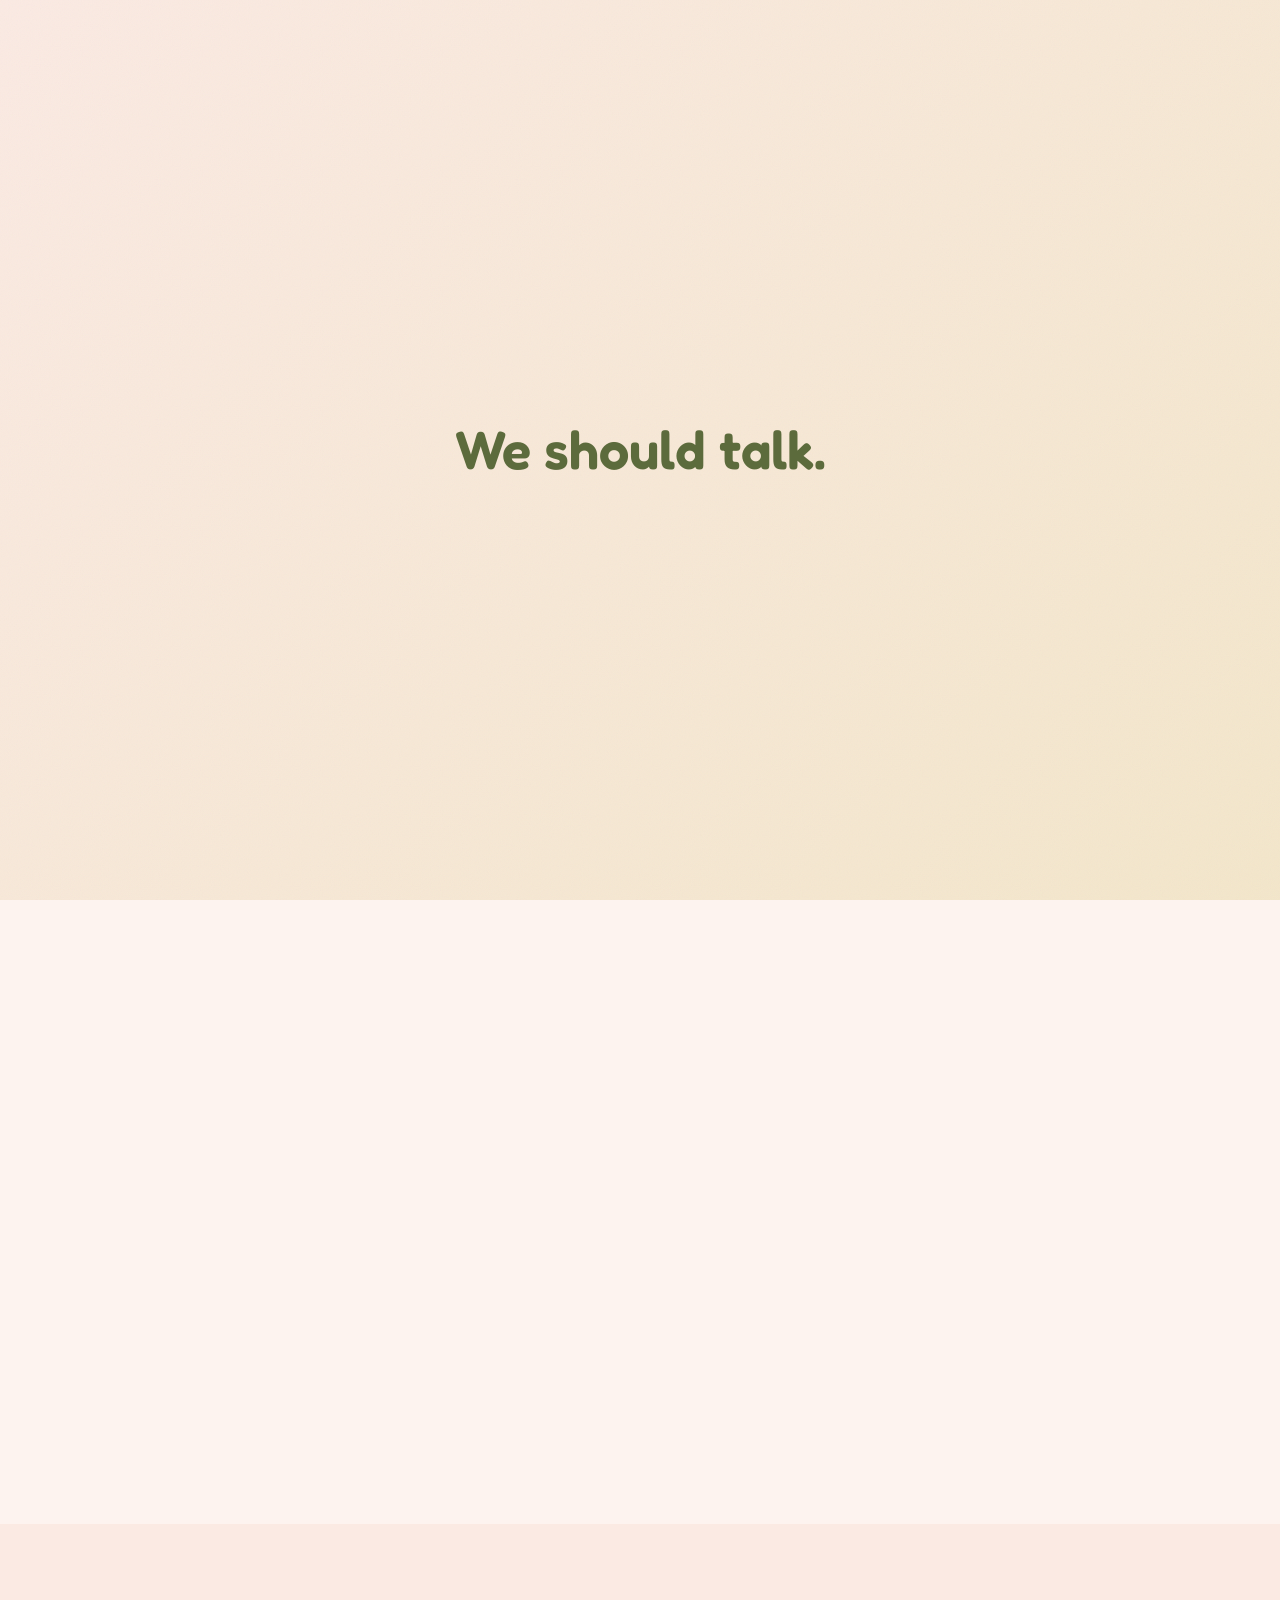
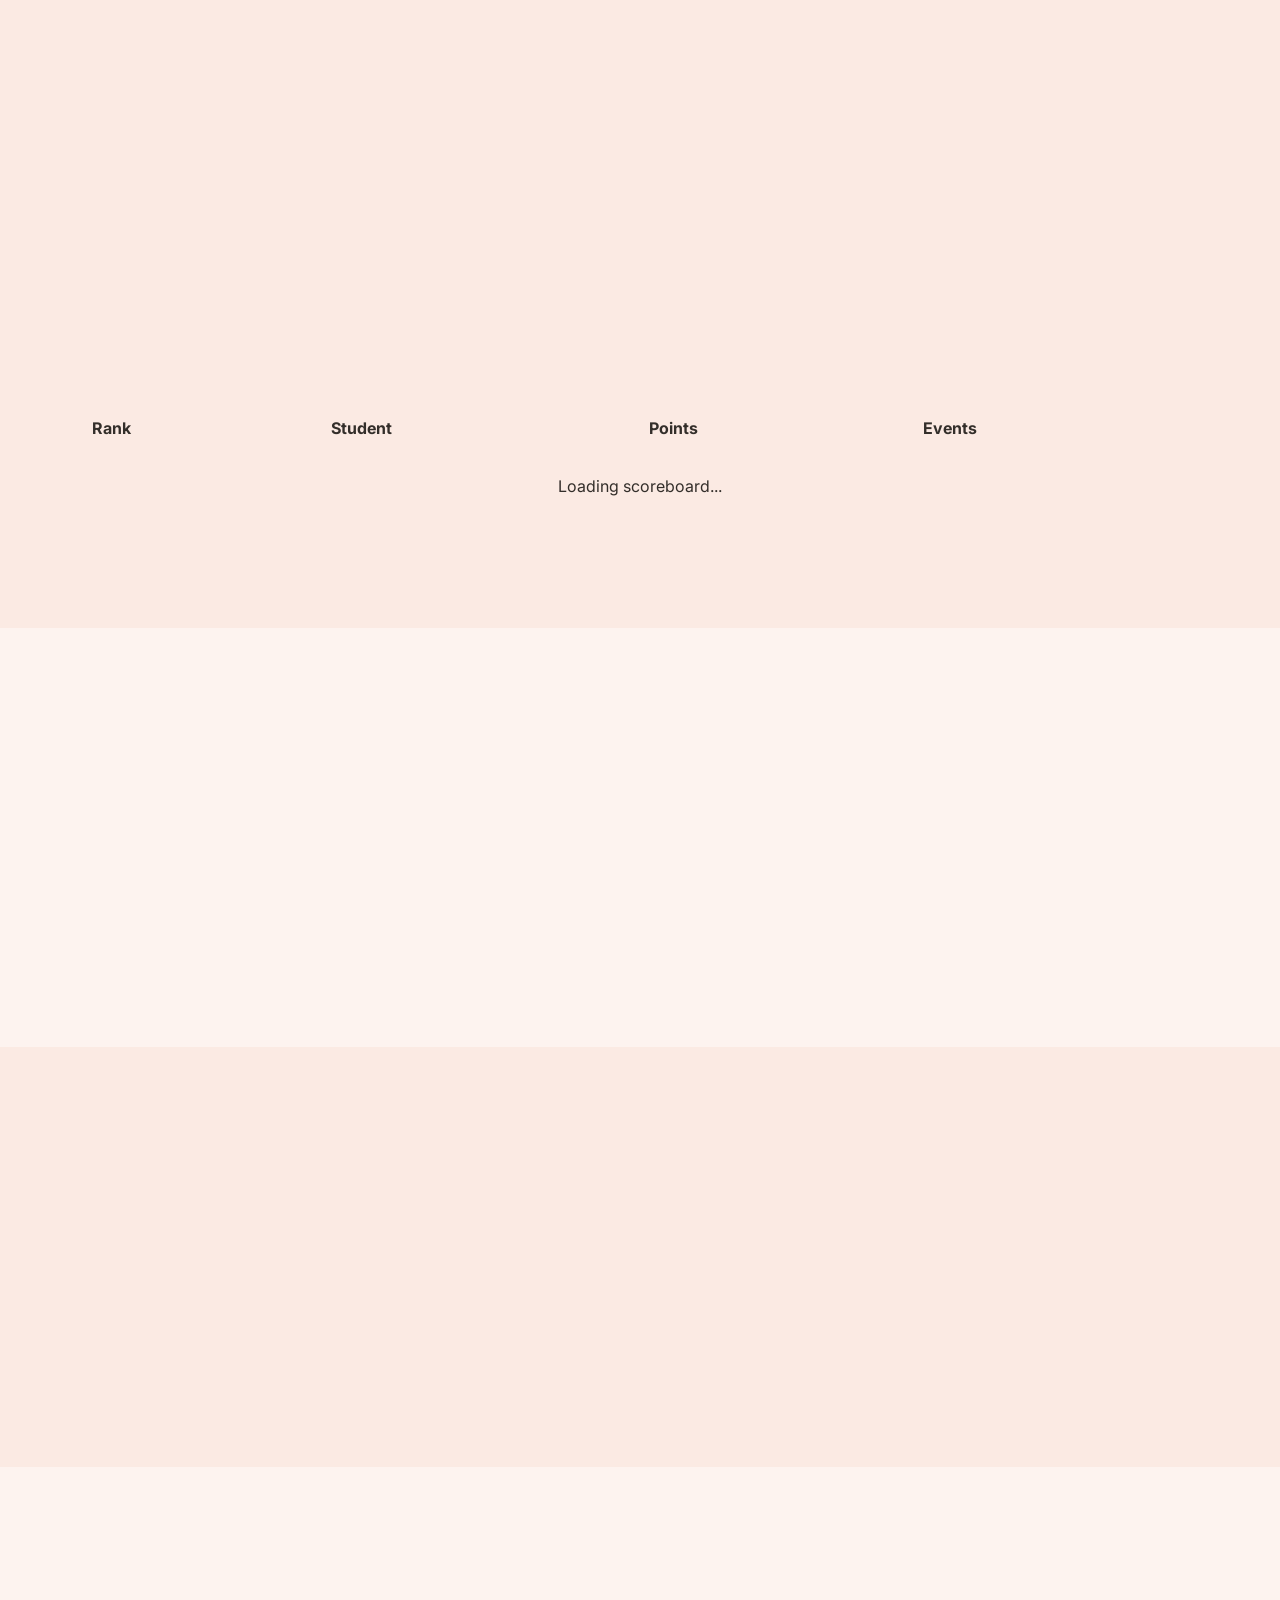
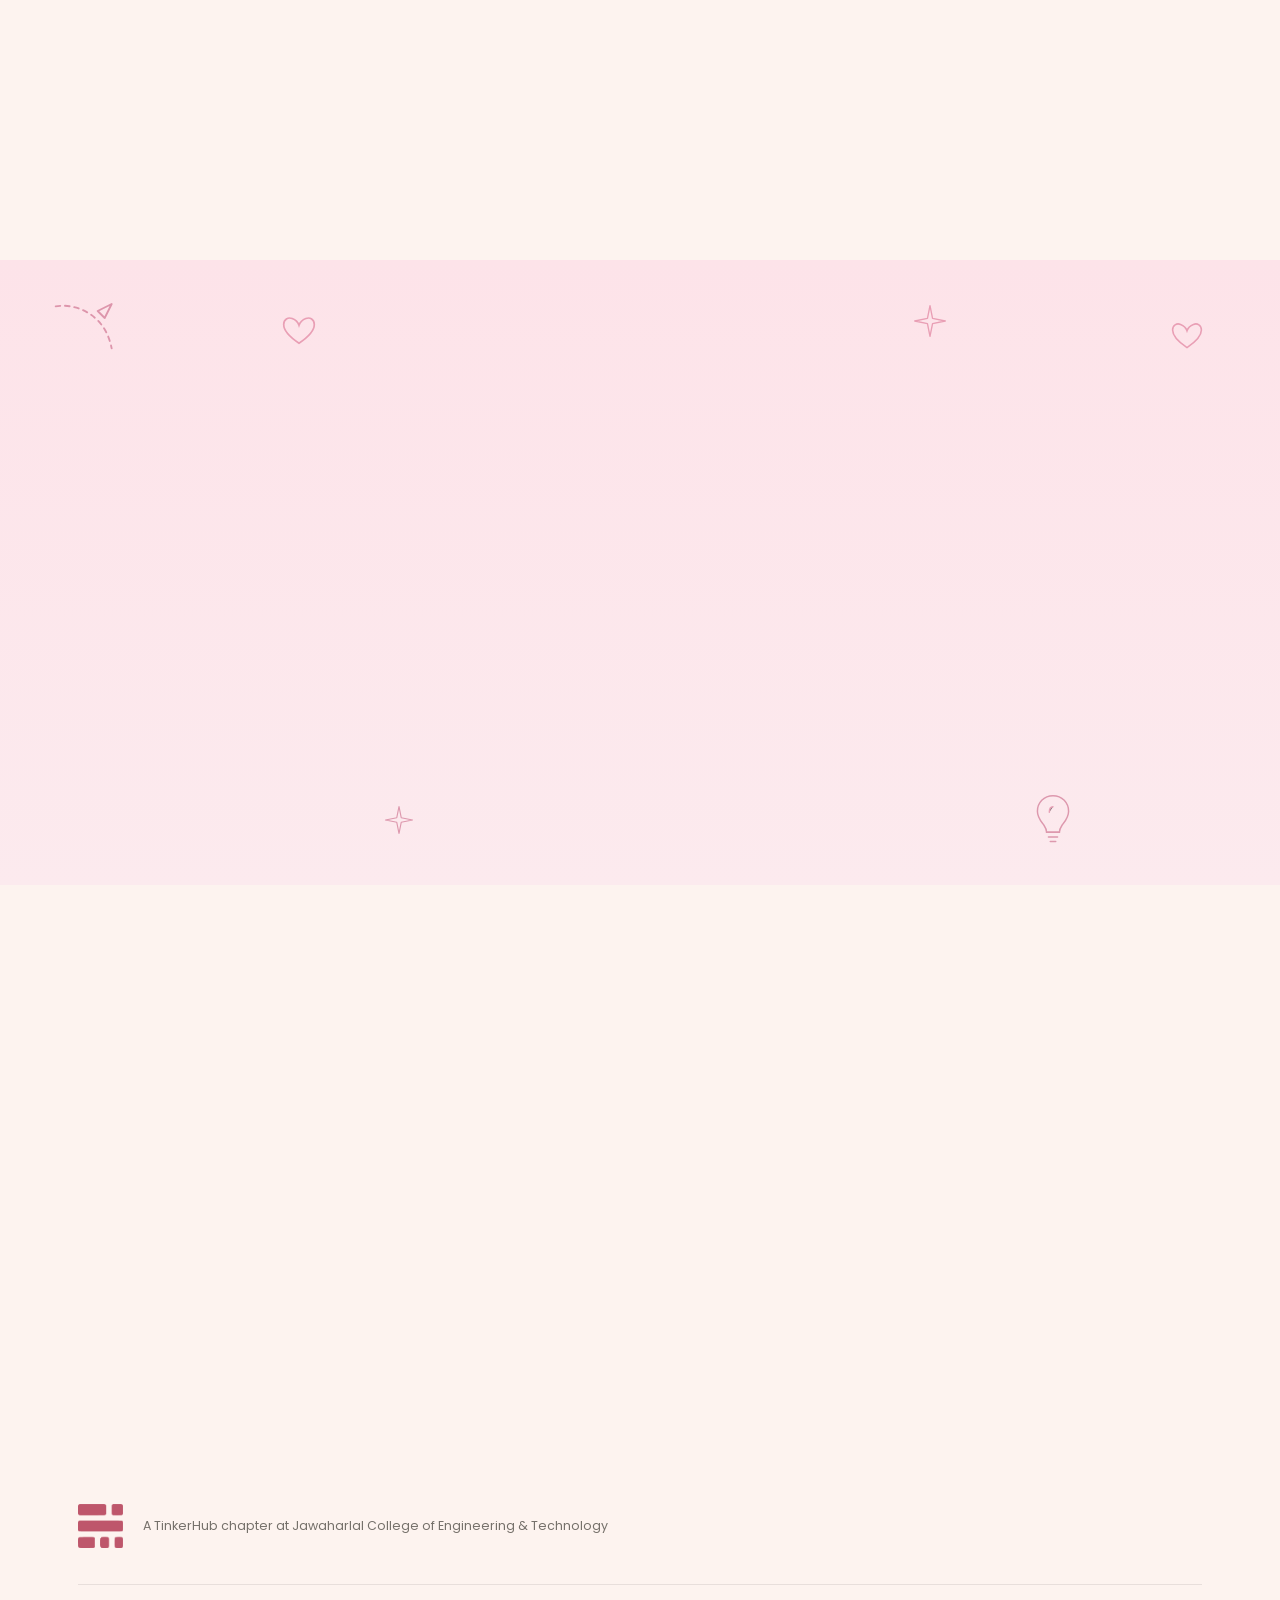
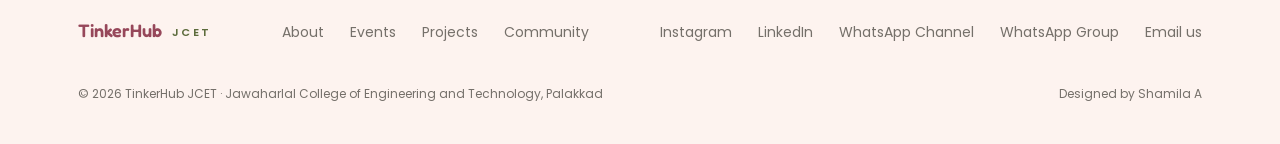
<file: index.html>
<!DOCTYPE html>
<html lang="en">
<head>
<meta charset="UTF-8">
<meta name="viewport" content="width=device-width, initial-scale=1.0">
<title>TinkerHub JCET</title>
<link rel="preconnect" href="https://fonts.googleapis.com">
<link rel="preconnect" href="https://fonts.gstatic.com" crossorigin>
<link href="https://fonts.googleapis.com/css2?family=Fredoka:wght@500;600;700&family=Poppins:wght@400;500;600;700&family=Inter:wght@400;500;600&family=Caveat:wght@600;700&display=swap" rel="stylesheet">
<link rel="stylesheet" href="style.css">
</head>
<body>

<div class="intro-overlay" id="introOverlay" aria-hidden="true">
  <div class="intro-stage constellation-stage">
    <div class="constellation-group" id="constellationGroup">
      <svg class="constellation-svg" viewBox="0 0 100 100" preserveAspectRatio="none">
        <defs>
          <linearGradient id="lineGrad" x1="0%" y1="0%" x2="100%" y2="100%">
            <stop offset="0%" stop-color="#B15C6C"/>
            <stop offset="100%" stop-color="#8C9A5C"/>
          </linearGradient>
        </defs>
        <line class="c-line" style="animation-delay:0.30s" x1="50" y1="50" x2="40" y2="37.5" pathLength="1"/>
        <line class="c-line" style="animation-delay:0.34s" x1="50" y1="50" x2="60" y2="37.5" pathLength="1"/>
        <line class="c-line" style="animation-delay:0.38s" x1="50" y1="50" x2="35" y2="57.5" pathLength="1"/>
        <line class="c-line" style="animation-delay:0.42s" x1="50" y1="50" x2="65" y2="57.5" pathLength="1"/>
        <line class="c-line" style="animation-delay:0.46s" x1="50" y1="50" x2="42.5" y2="70" pathLength="1"/>
        <line class="c-line" style="animation-delay:0.50s" x1="50" y1="50" x2="57.5" y2="70" pathLength="1"/>
      </svg>
      <div class="node" style="left:40%; top:37.5%; --dx:-20vw; --dy:-16vh; animation-delay:0s;">Idea</div>
      <div class="node" style="left:60%; top:37.5%; --dx:20vw; --dy:-18vh; animation-delay:0.06s;">Learn</div>
      <div class="node" style="left:50%; top:50%; --dx:0vw; --dy:-22vh; animation-delay:0.12s;">Community</div>
      <div class="node" style="left:35%; top:57.5%; --dx:-24vw; --dy:8vh; animation-delay:0.18s;">Build</div>
      <div class="node" style="left:65%; top:57.5%; --dx:24vw; --dy:6vh; animation-delay:0.24s;">Design</div>
      <div class="node" style="left:42.5%; top:70%; --dx:-14vw; --dy:20vh; animation-delay:0.30s;">Open Source</div>
      <div class="node" style="left:57.5%; top:70%; --dx:14vw; --dy:20vh; animation-delay:0.36s;">Create</div>
    </div>
    <div class="intro-text-stack">
      <span class="intro-word tw1">Got ideas?</span>
      <span class="intro-word tw2">We should talk.</span>
    </div>
  </div>
</div>

<nav id="nav">
  <div class="nav-wrap">
    <div class="logo">
      <img src="assets/logos/tinkerhub-logo.png" class="nav-logo-img" alt="TinkerHub logo">
      <span class="logo-text">TinkerHub<span class="sub">JCET</span></span>
    </div>
    <div class="nav-links" id="navLinks">
      <a href="#about">About</a>
      <a href="events.html">Events</a>
      <a href="#projects">Projects</a>
      <a href="#team">Community</a>
      <a href="notice-board.html">Notice Board</a>
      <a href="#wit-scoreboard">WIT Scoreboard</a>
    </div>
    <a href="#join" class="btn btn-primary nav-cta" id="navJoinBtn">Join Us</a>
    <button class="hamburger" id="hamburgerBtn" aria-label="Open menu"><span></span><span></span><span></span></button>
  </div>
</nav>

<div class="mobile-menu" id="mobileMenu">
  <button class="mobile-close" id="mobileClose" aria-label="Close menu">&times;</button>
  <a href="#about">About</a>
  <a href="events.html">Events</a>
  <a href="#projects">Projects</a>
  <a href="#team">Community</a>
  <a href="notice-board.html">Notice Board</a>
  <a href="#join">Join Us</a>
</div>

<!-- HERO -->
<header class="hero" id="home">
  <div class="hero-olive-panel"><div class="circle-cream"></div></div>
  <div class="hero-blob-pink"></div>
  <div class="hero-dots-top dot-grid">
    <span></span><span></span><span></span><span></span>
    <span></span><span></span><span></span><span></span>
    <span></span><span></span><span></span><span></span>
    <span></span><span></span><span></span><span></span>
  </div>
  <div class="hero-dots-bottom dot-grid">
    <span></span><span></span><span></span><span></span>
    <span></span><span></span><span></span><span></span>
  </div>
  <div class="hero-content">
    <span class="badge-first">✨ TinkerHub Campus Chapter</span>
    <h1 class="hero-heading">Welcome to <span class="accent-mauve">TinkerHub</span> <span class="accent-olive">JCET</span></h1>
    <blockquote class="hero-quote">"Everyone has access to the knowledge required to set the course for a better future."</blockquote>
    <p class="hero-motto"><span class="learn">Learn</span><span class="sep">•</span><span class="build">Build</span><span class="sep">•</span><span class="share">Share</span></p>
    <a href="#about" class="btn btn-primary" id="startTinkeringBtn">Start Tinkering <span>→</span></a>
  </div>
</header>

<!-- ABOUT -->
<section id="about">
  <div class="wrap">
    <div class="about-grid reveal">
      <div class="about-copy">
        <span class="badge-first">✨ TinkerHub Campus Chapter</span>
        <h2>Not a club. A <span class="accent-mauve">movement</span></h2>
        <p>TinkerHub is a community-led tech movement built by students, for students — peer-to-peer, hands-on, and driven entirely by volunteers who'd rather build something real than sit through another slide deck.</p>
        <p><strong>This is TinkerHub's chapter at JCET</strong> — student-run, community-driven, with no gatekeeping and no hierarchy. Just people who'd rather build than watch, and an open invitation to anyone curious enough to show up.</p>
      </div>
      <div class="origin-list">
        <div class="card origin-card">
          <div class="ic">💡</div>
          <div><h4>Learn by building</h4><p>Workshops and challenges over lectures — every session ends with something you made.</p></div>
        </div>
        <div class="card origin-card">
          <div class="ic">🌱</div>
          <div><h4>Student-run, always</h4><p>Planned and run entirely by students — no gatekeeping, just people who show up.</p></div>
        </div>
        <div class="card origin-card">
          <div class="ic">🤝</div>
          <div><h4>Open to everyone</h4><p>No prior coding experience needed — just curiosity and a willingness to tinker.</p></div>
        </div>
      </div>
    </div>
  </div>
</section>

<!-- MONTHLY HIGHLIGHTS -->
<section id="highlights" class="section-alt">
  <div class="wrap">
    <span class="eyebrow reveal">Every month</span>
    <h2 class="reveal" style="margin-top:14px;">Monthly Highlights</h2>
    <p class="section-tag reveal">Two recurring formats that anchor the chapter's rhythm, once we're up and running.</p>
    <div class="highlight-grid reveal">
      <div class="card highlight-card">
        <span class="tag">Open floor</span>
        <h3>Grama Sabha</h3>
        <p>Our monthly open community gathering — anyone can walk in, share what they're building or learning, or just listen and get inspired. No agenda, no hierarchy, just the community talking tech.</p>
        <span class="soon">Details announced before each session</span>
      </div>
      <div class="card highlight-card">
        <span class="tag">Together</span>
        <h3>Study Jams</h3>
        <p>Focused group sessions where we tackle a tricky topic together — DSA, GATE prep, a new framework, whatever the room needs that month. Bring your doubts, leave with answers.</p>
        <span class="soon">Details announced before each session</span>
      </div>
    </div>
  </div>
</section>

<!-- STUDY MATERIALS -->
<section id="materials">
  <div class="wrap">
    <span class="eyebrow reveal">Study Jams</span>
    <h2 class="reveal" style="margin-top:14px;">Study Materials</h2>
    <p class="section-tag reveal">Notes, cheat sheets, and resources shared from our Study Jam sessions.</p>
    <div class="proj-grid reveal" id="materialsGrid"></div>
  </div>
</section>

<!-- EVENTS TEASER -->
<section id="events" class="section-alt">
  <div class="wrap center-head">
    <span class="eyebrow reveal">Everything, in one place</span>
    <h2 class="reveal" style="margin-top:14px;">Events</h2>
    <p class="section-tag reveal">Every workshop, Grama Sabha, hackathon and meetup — upcoming and past — lives in the full Event Archive.</p>
    <div class="card events-teaser reveal">
      <div class="ic-row">
        <span>🔧</span><span>🎤</span><span>💻</span><span>🏆</span><span>🤝</span>
      </div>
      <p style="color:var(--muted); font-size:14.5px; margin-bottom:24px; max-width:440px; margin-left:auto; margin-right:auto;">Filter by Workshops, Study Jams, Grama Sabha, Hackathons, Webinars or Community Meetups — and see what's completed vs. what's next.</p>
      <a href="events.html" class="btn btn-primary">View Event Archive →</a>
      
    </div>
  </div>
</section>

  
<!-- WIT WING SCOREBOARD -->
<section id="wit-scoreboard" class="section-alt">
  <div class="wrap">
    <span class="eyebrow reveal">Celebrating participation</span>
    <h2 class="reveal" style="margin-top:14px;">🏆 WIT Wing Scoreboard</h2>
    <p class="section-tag reveal">
      Every contribution counts. See who's learning, participating and growing!
    </p>

    <div style="overflow-x:auto; margin-top:28px;">
      <table style="width:100%; border-collapse:collapse; text-align:left;">
        <thead>
          <tr>
            <th style="padding:14px;">Rank</th>
            <th style="padding:14px;">Student</th>
            <th style="padding:14px;">Points</th>
            <th style="padding:14px;">Events</th>
          </tr>
        </thead>
        <tbody id="witScoreboardBody">
          <tr>
            <td colspan="4" style="padding:18px; text-align:center;">
              Loading scoreboard...
            </td>
          </tr>
        </tbody>
      </table>
    </div>
  </div>
</section>


<!-- FEATURED PROJECTS -->
<section id="projects">
  <div class="wrap">
    <span class="eyebrow reveal">Coming out of the chapter</span>
    <h2 class="reveal" style="margin-top:14px;">Featured Projects</h2>
    <p class="section-tag reveal">Project slots are open — the first builds from our members will be featured right here.</p>
    <div class="proj-grid reveal" id="projectsGrid"></div>
  </div>
</section>

<!-- COMMUNITY IMPACT -->
<section id="impact" class="section-alt">
  <div class="wrap center-head">
    <span class="eyebrow reveal">What we're building toward</span>
    <h2 class="reveal" style="margin-top:14px;">Community Impact</h2>
    <p class="section-tag reveal">These grow as the chapter does — check back as new events and projects roll in.</p>
    <div class="impact-grid reveal" id="impactGrid"></div>
  </div>
</section>

<!-- GALLERY -->
<section id="gallery">
  <div class="wrap">
    <span class="eyebrow reveal">Moments, soon</span>
    <h2 class="reveal" style="margin-top:14px;">Gallery</h2>
    <p class="section-tag reveal">Photos from chapter events live here.</p>
    <div class="gallery-grid reveal" id="galleryGrid"></div>
  </div>
</section>

<!-- TEAM -->
<section id="team" class="section-polaroid">
  <div class="corkboard-doodles">
    <svg class="doodle d-plane" viewBox="0 0 60 60"><path d="M4 8C16 6 30 10 40 20C46 26 50 34 52 44" stroke="#C4577A" stroke-width="1.6" stroke-dasharray="4 4" fill="none" stroke-linecap="round"/><path d="M40 12L52 6L46 18L40 12Z" stroke="#C4577A" stroke-width="1.6" fill="none" stroke-linejoin="round"/></svg>
    <svg class="doodle d-heart1" viewBox="0 0 40 36"><path d="M20 32C8 24 2 16 2 10C2 4 7 1 12 3C16 4.5 19 8 20 11C21 8 24 4.5 28 3C33 1 38 4 38 10C38 16 32 24 20 32Z" stroke="#D9678A" stroke-width="2" fill="none"/></svg>
    <svg class="doodle d-spark1" viewBox="0 0 40 40"><path d="M20 2L23 17L38 20L23 23L20 38L17 23L2 20L17 17Z" stroke="#D9678A" stroke-width="1.6" fill="none" stroke-linejoin="round"/></svg>
    <svg class="doodle d-heart2" viewBox="0 0 40 36"><path d="M20 32C8 24 2 16 2 10C2 4 7 1 12 3C16 4.5 19 8 20 11C21 8 24 4.5 28 3C33 1 38 4 38 10C38 16 32 24 20 32Z" stroke="#D9678A" stroke-width="2" fill="none"/></svg>
    <svg class="doodle d-bulb" viewBox="0 0 48 60"><path d="M24 4C14 4 7 12 7 21C7 28 11 32 14 36C16 39 17 41 17 44H31C31 41 32 39 34 36C37 32 41 28 41 21C41 12 34 4 24 4Z" stroke="#C4577A" stroke-width="1.6" fill="none"/><path d="M17 44H31M19 49H29M21 54H27" stroke="#C4577A" stroke-width="1.6" stroke-linecap="round"/><path d="M20 22C20 18 22 16 24 16" stroke="#D9678A" stroke-width="1.6" stroke-linecap="round"/></svg>
    <svg class="doodle d-spark2" viewBox="0 0 40 40"><path d="M20 2L23 17L38 20L23 23L20 38L17 23L2 20L17 17Z" stroke="#C4577A" stroke-width="1.6" fill="none" stroke-linejoin="round"/></svg>
  </div>
  <div class="wrap">
    <span class="eyebrow reveal">The founding team</span>
    <h2 class="reveal" style="margin-top:14px;">Team</h2>
    <p class="section-tag reveal">Meet the students building TinkerHub JCET from scratch.</p>

    <div class="polaroid-grid reveal" id="teamGrid"></div>

    <div class="sticky-note reveal">
      <span class="tape tape-note"></span>
      <p>Learn ♡<br>Build ♡<br>Share ♡</p>
    </div>
  </div>
</section>

<!-- JOIN US -->
<section id="join">
  <div class="join-section reveal">
    <h2>Come tinker with us</h2>
    <p>Whether you can code, design, write, organise, or just want to learn — there's a place for you in the founding chapter.</p>
    <div class="join-ctas">
      <a href="https://tinkerhub.org/login" target="_blank" rel="noopener" class="btn" style="background:#fff; color:var(--olive-deep);">Join TinkerHub →</a>
      <a href="https://chat.whatsapp.com/JXI9VM7bCXVFq79GhUQbjK?s=cl&p=a&mlu=0&ilr=0&amv=0" target="_blank" rel="noopener" class="btn btn-outline-light">Join WhatsApp Group</a>
      <a href="mailto:tinkerhubjcet@gmail.com" class="btn btn-outline-light">Email us</a>
    </div>
  </div>
</section>

<footer>
  <div class="wrap">
    <div class="footer-logos">
      <img src="assets/logos/tinkerhub-logo.png" alt="TinkerHub logo" class="footer-logo-img th-logo">
      <span class="footer-logo-caption">A TinkerHub chapter at Jawaharlal College of Engineering &amp; Technology</span>
    </div>
    <div class="footer-grid">
      <div class="logo" style="font-size:18px;">TinkerHub<span class="sub">JCET</span></div>
      <div class="footer-links">
        <a href="#about">About</a><a href="events.html">Events</a><a href="#projects">Projects</a><a href="#team">Community</a>
      </div>
      <div class="footer-links">
        <a href="https://www.instagram.com/tinkerhub.jcet?igsh=MXUwa3NpYWFuczE1Mw==" target="_blank" rel="noopener">Instagram</a>
        <a href="https://www.linkedin.com/in/tinkerhub-jcet-a88893415" target="_blank" rel="noopener">LinkedIn</a>
        <a href="https://whatsapp.com/channel/0029VbDMcx7AzNbzgljS3m18" target="_blank" rel="noopener">WhatsApp Channel</a>
        <a href="https://chat.whatsapp.com/JXI9VM7bCXVFq79GhUQbjK?s=cl&p=a&mlu=0&ilr=0&amv=0" target="_blank" rel="noopener">WhatsApp Group</a>
        <a href="mailto:tinkerhubjcet@gmail.com">Email us</a>
      </div>
    </div>
    <div class="footer-bottom">
      <span>© 2026 TinkerHub JCET · Jawaharlal College of Engineering and Technology, Palakkad</span>
      <span>Designed by Shamila A</span>
    </div>
  </div>
</footer>

<script type="module">
import { createClient } from "https://esm.sh/@supabase/supabase-js@2";
import { supabaseUrl, supabaseAnonKey } from "./assets/js/supabase-config.js";

let supabaseReady = supabaseUrl !== "YOUR_SUPABASE_PROJECT_URL";
let supabase = null;
if (supabaseReady) {
  supabase = createClient(supabaseUrl, supabaseAnonKey);
}
/* Intro animation: lock scroll while it plays, then reveal the site.
   Skipped if arriving at a specific section (e.g. index.html#projects)
   or if it already played once this browser session. */
const introOverlay = document.getElementById('introOverlay');
const prefersReducedMotion = window.matchMedia('(prefers-reduced-motion: reduce)').matches;
const arrivingAtSection = window.location.hash && window.location.hash.length > 1;
const introAlreadyPlayed = sessionStorage.getItem('th_intro_played') === '1';

if (prefersReducedMotion || arrivingAtSection || introAlreadyPlayed) {
  introOverlay.classList.add('hide');
} else {
  sessionStorage.setItem('th_intro_played', '1');
  document.body.style.overflow = 'hidden';
  setTimeout(() => {
    introOverlay.classList.add('hide');
    document.body.style.overflow = '';
  }, 4300);
}

const nav = document.getElementById('nav');
window.addEventListener('scroll', () => nav.classList.toggle('scrolled', window.scrollY > 30));

const hamburgerBtn = document.getElementById('hamburgerBtn');
const mobileMenu = document.getElementById('mobileMenu');
const mobileClose = document.getElementById('mobileClose');
hamburgerBtn.addEventListener('click', () => mobileMenu.classList.add('open'));
mobileClose.addEventListener('click', () => mobileMenu.classList.remove('open'));
mobileMenu.querySelectorAll('a').forEach(a => a.addEventListener('click', () => mobileMenu.classList.remove('open')));

/* Gate navigation until "Start Tinkering" is clicked */
const navLinks = document.getElementById('navLinks');
const navJoinBtn = document.getElementById('navJoinBtn');
const startBtn = document.getElementById('startTinkeringBtn');
const gatedEls = [navLinks, navJoinBtn, hamburgerBtn, mobileMenu];

function lockNav(){
  gatedEls.forEach(el => {
    el.classList.add('nav-locked');
    el.querySelectorAll('a, button').forEach(link => link.setAttribute('tabindex', '-1'));
    el.setAttribute('tabindex', '-1');
  });
}
function unlockNav(){
  gatedEls.forEach(el => {
    el.classList.remove('nav-locked');
    el.querySelectorAll('a, button').forEach(link => link.removeAttribute('tabindex'));
    el.removeAttribute('tabindex');
  });
}
lockNav();
startBtn.addEventListener('click', unlockNav);

/* Also unlock automatically once the visitor scrolls past the hero into About */
const aboutSection = document.getElementById('about');
const unlockObserver = new IntersectionObserver((entries) => {
  entries.forEach(entry => {
    if (entry.isIntersecting) {
      unlockNav();
      unlockObserver.disconnect();
    }
  });
}, { threshold: 0.15 });
unlockObserver.observe(aboutSection);

const revealEls = document.querySelectorAll('.reveal');
const io = new IntersectionObserver((entries) => {
  entries.forEach(e => { if (e.isIntersecting) e.target.classList.add('in'); });
}, { threshold: 0.15 });
revealEls.forEach(el => io.observe(el));

/* ============================================================
   GALLERY DATA — now pulled live from Supabase via the
   /admin dashboard. Falls back to "coming soon" tiles if
   Supabase isn't set up yet or there are no photos.
   ============================================================ */
const galleryGrid = document.getElementById('galleryGrid');

function renderGallery(items){
  if (!items || items.length === 0) {
    galleryGrid.innerHTML = `
      <div class="gallery-tile"><span class="ic">📷</span>Photos drop in here after events</div>
      <div class="gallery-tile"><span class="ic">📷</span>Photos drop in here after events</div>
      <div class="gallery-tile"><span class="ic">📷</span>Photos drop in here after events</div>
      <div class="gallery-tile"><span class="ic">📷</span>Photos drop in here after events</div>
    `;
  } else {
    galleryGrid.innerHTML = items.map(item => `
      <div class="gallery-tile gallery-tile-photo">
        <img src="${item.src}" alt="${item.caption || ''}" loading="lazy">
        ${item.caption ? `<span class="gallery-caption">${item.caption}</span>` : ''}
      </div>
    `).join('');
  }
}
renderGallery([]);

async function loadGalleryFromSupabase(){
  if (!supabaseReady) return;
  const { data, error } = await supabase.from('gallery').select('*').order('created_at', { ascending: false });
  if (error) { console.warn('Could not load gallery from Supabase:', error); return; }
  renderGallery(data || []);
}
loadGalleryFromSupabase();

/* ============================================================
   TEAM DATA — pulled live from Supabase via /admin.
   Falls back to the original founding team if the table is
   empty or Supabase isn't set up yet.
   ============================================================ */
const teamGrid = document.getElementById('teamGrid');
const teamFallback = [
  { name: 'Shamila A', role: 'Campus Lead', photo: 'assets/team/shamila.jpg', linkedin: 'https://www.linkedin.com/in/shamila-a-4b8bb6326' },
  { name: 'Sreya Krishnan C K', role: 'WIT Lead', photo: 'assets/team/sreya.jpg', linkedin: 'https://www.linkedin.com/in/sreya-krishnan-ck-b18373345' },
  { name: 'Jeswin Alex', role: 'Outreach Lead', photo: 'assets/team/jeswin.jpg', linkedin: 'https://www.linkedin.com/in/jeswin-alex-848b3335a' },
  { name: 'Ambady K B', role: 'Learning Coordinator', photo: 'assets/team/ambady.jpg', linkedin: 'https://www.linkedin.com/in/ambady-k-b-491652308' }
];
const rotations = ['-4deg', '3deg', '-3deg', '4deg', '2deg', '-2deg'];
const tapeVariants = ['', 'tape-tl', '', 'tape-br', 'tape-tl', ''];

function renderTeam(members){
  const list = (members && members.length) ? members : teamFallback;
  teamGrid.innerHTML = list.map((m, i) => `
    <div class="polaroid" style="--rot:${rotations[i % rotations.length]}; --sway-delay:${(i * 0.4).toFixed(1)}s;">
      <span class="pin"></span>
      ${tapeVariants[i % tapeVariants.length] ? `<span class="tape ${tapeVariants[i % tapeVariants.length]}"></span>` : ''}
      <img class="photo" src="${m.photo}" alt="${m.name}">
      <div class="p-name">${m.name}</div>
      <div class="p-role">${m.role}</div>
      ${m.linkedin ? `<a class="p-connect" href="${m.linkedin}" target="_blank" rel="noopener">Connect ♡</a>` : ''}
    </div>
  `).join('');
}
renderTeam([]);

async function loadTeamFromSupabase(){
  if (!supabaseReady) return;
  const { data, error } = await supabase.from('team').select('*').order('created_at', { ascending: true });
  if (error) { console.warn('Could not load team from Supabase:', error); return; }
  if (data && data.length) renderTeam(data.map(m => ({ name: m.name, role: m.role, photo: m.photo, linkedin: m.linkedin })));
}
loadTeamFromSupabase();

/* ============================================================
   COMMUNITY IMPACT DATA — pulled live from Supabase via /admin.
   Falls back to the original placeholder cards if the table is
   empty or Supabase isn't set up yet.
   ============================================================ */
const impactGrid = document.getElementById('impactGrid');
const impactFallback = [
  { icon: '🎓', title: 'Students Reached', description: 'Growing the chapter, one member at a time.', tag: 'Growing every term' },
  { icon: '🛠️', title: 'Workshops Planned', description: 'Hands-on sessions in the works for this term.', tag: 'Growing every term' },
  { icon: '🚀', title: 'Projects Shipped', description: 'The first builds from our members, coming soon.', tag: 'Growing every term' }
];

function renderImpact(items){
  const list = (items && items.length) ? items : impactFallback;
  impactGrid.innerHTML = list.map(item => `
    <div class="card impact-card">
      <div class="ic">${item.icon || '✨'}</div>
      <h4>${item.title}</h4>
      <p>${item.description || ''}</p>
      ${item.tag ? `<span class="goal">${item.tag}</span>` : ''}
    </div>
  `).join('');
}
renderImpact([]);

async function loadImpactFromSupabase(){
  if (!supabaseReady) return;
  const { data, error } = await supabase.from('impact').select('*').order('created_at', { ascending: true });
  if (error) { console.warn('Could not load impact from Supabase:', error); return; }
  if (data && data.length) renderImpact(data);
}
loadImpactFromSupabase();

/* ============================================================
   STUDY MATERIALS — pulled live from Supabase via /admin.
   ============================================================ */
const materialsGrid = document.getElementById('materialsGrid');
function renderMaterials(items){
  if (!items || !items.length) {
    materialsGrid.innerHTML = `<p style="color:var(--muted); grid-column:1/-1; font-size:14.5px;">Materials from Study Jams will show up here.</p>`;
    return;
  }
  materialsGrid.innerHTML = items.map(m => `
    <a class="proj-card" href="${m.link}" target="_blank" rel="noopener" style="text-decoration:none;">
      <div class="ph">📄</div>
      <h4>${m.title}</h4>
      <p>${m.description || 'Open resource →'}</p>
    </a>
  `).join('');
}
renderMaterials([]);
async function loadMaterialsFromSupabase(){
  if (!supabaseReady) return;
  const { data, error } = await supabase.from('materials').select('*').order('created_at', { ascending: false });
  if (error) { console.warn('Could not load materials from Supabase:', error); return; }
  renderMaterials(data || []);
}
loadMaterialsFromSupabase();

/* ============================================================
   FEATURED PROJECTS — pulled live from Supabase via /admin.
   Falls back to open "project slot" placeholders if empty.
   ============================================================ */
const projectsGrid = document.getElementById('projectsGrid');
const projectsFallback = [
  { icon: '🧩', title: 'Project slot open', description: 'Building something? This could be your feature.' },
  { icon: '🚧', title: 'Project slot open', description: "New builds get featured here as they're shared." },
  { icon: '✨', title: 'Project slot open', description: "Show us what you're tinkering with." }
];
function renderProjects(items){
  const list = (items && items.length) ? items : projectsFallback;
  projectsGrid.innerHTML = list.map(p => {
    const tag = p.link ? 'a' : 'div';
    const hrefAttr = p.link ? `href="${p.link}" target="_blank" rel="noopener"` : '';
    return `<${tag} ${hrefAttr} class="proj-card" style="text-decoration:none;">
      <div class="ph">${p.icon || '🧩'}</div>
      <h4>${p.title}</h4>
      <p>${p.description || ''}</p>
    </${tag}>`;
  }).join('');
}
renderProjects([]);
async function loadProjectsFromSupabase(){
  if (!supabaseReady) return;
  const { data, error } = await supabase.from('projects').select('*').order('created_at', { ascending: false });
  if (error) { console.warn('Could not load projects from Supabase:', error); return; }
  if (data && data.length) renderProjects(data);
}
loadProjectsFromSupabase();
  
/* WIT WING SCOREBOARD — public read-only display */
async function loadWitScoreboard() {
  const tbody = document.getElementById('witScoreboardBody');

  if (!supabaseReady || !supabase) {
    tbody.textContent = 'Scoreboard is temporarily unavailable.';
    return;
  }

  const { data, error } = await supabase
    .from('wit_scoreboard')
    .select('student_name, points, events_participated')
    .order('points', { ascending: false })
    .order('student_name', { ascending: true });

  if (error) {
    console.error('Could not load WIT scoreboard:', error);
    tbody.textContent = 'Could not load the scoreboard. Please try again later.';
    return;
  }

  tbody.replaceChildren();

  if (!data || data.length === 0) {
    const row = document.createElement('tr');
    const cell = document.createElement('td');
    cell.colSpan = 4;
    cell.textContent = 'No scores yet. Stay tuned!';
    cell.style.cssText = 'padding:18px;text-align:center;';
    row.appendChild(cell);
    tbody.appendChild(row);
    return;
  }

  data.forEach((student, index) => {
    const row = document.createElement('tr');
    const values = [
      index + 1,
      student.student_name,
      student.points,
      student.events_participated
    ];

    values.forEach((value) => {
      const cell = document.createElement('td');
      cell.textContent = String(value ?? '');
      cell.style.cssText = 'padding:14px;border-top:1px solid var(--line, #ddd);';
      row.appendChild(cell);
    });

    tbody.appendChild(row);
  });
}

loadWitScoreboard();

</script>
</body>
</html>
</file>
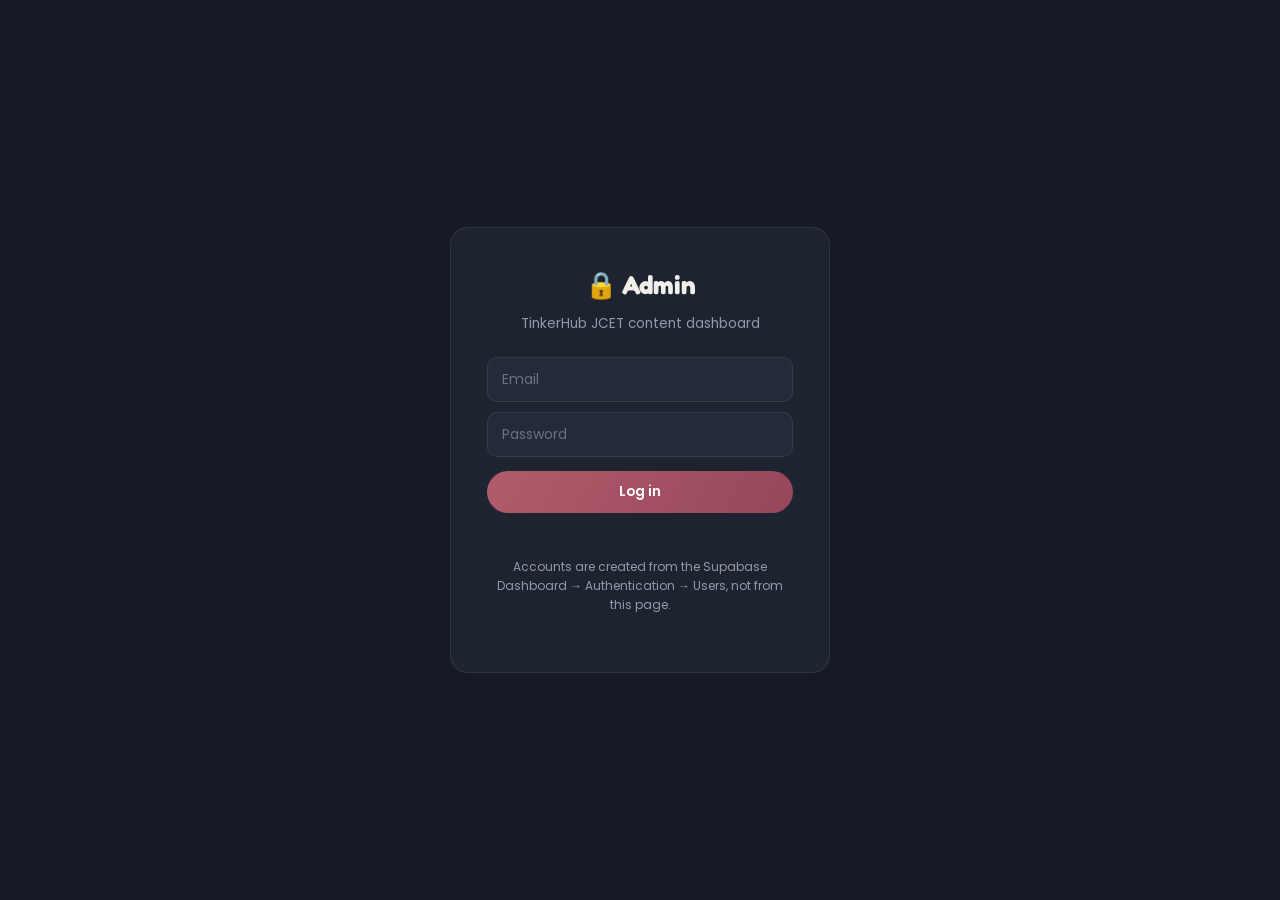
<file: admin.html>
<!DOCTYPE html>
<html lang="en">
<head>
<meta charset="UTF-8">
<meta name="viewport" content="width=device-width, initial-scale=1.0">
<title>Admin · TinkerHub JCET</title>
<meta name="robots" content="noindex, nofollow">
<link rel="preconnect" href="https://fonts.googleapis.com">
<link href="https://fonts.googleapis.com/css2?family=Fredoka:wght@600;700&family=Poppins:wght@400;500;600;700&family=JetBrains+Mono:wght@400;500&display=swap" rel="stylesheet">
<style>
:root{
  --bg:#161A24; --panel:#1E2330; --panel2:#242A3A; --line:rgba(255,255,255,0.08);
  --ink:#F1EFE9; --muted:#9299AC; --mauve:#B15C6C; --mauve-dark:#96475A;
  --olive:#8C9A5C; --olive-dark:#5C6B3C; --danger:#D9527A;
  --font-display:'Fredoka', sans-serif; --font-ui:'Poppins', sans-serif; --font-mono:'JetBrains Mono', monospace;
}
*{box-sizing:border-box; margin:0; padding:0;}
body{background:var(--bg); color:var(--ink); font-family:var(--font-ui); line-height:1.6; min-height:100vh;}
.wrap{max-width:980px; margin:0 auto; padding:40px 24px 80px;}
h1{font-family:var(--font-display); font-size:26px; font-weight:700;}
h2{font-family:var(--font-display); font-size:19px; font-weight:600; margin-bottom:4px;}
.muted{color:var(--muted); font-size:13.5px;}
.banner{background:rgba(140,154,92,0.12); border:1px solid rgba(140,154,92,0.35); border-radius:12px; padding:14px 18px; font-size:13px; color:#D8E0C4; margin-bottom:28px;}
.banner strong{color:#fff;}
.setup-banner{background:rgba(217,82,122,0.12); border:1px solid rgba(217,82,122,0.35); color:#F0C6D0;}

.gate{min-height:100vh; display:flex; align-items:center; justify-content:center; padding:24px;}
.gate-card{background:var(--panel); border:1px solid var(--line); border-radius:18px; padding:36px; max-width:380px; width:100%; text-align:center;}
.gate-card h1{margin-bottom:8px;}
.gate-card p{color:var(--muted); font-size:13.5px; margin-bottom:22px;}
input[type="password"], input[type="email"], input[type="text"], input[type="date"], input[type="file"], select, textarea{
  width:100%; background:var(--panel2); border:1px solid var(--line); border-radius:10px;
  padding:11px 14px; color:var(--ink); font-family:var(--font-ui); font-size:14px; margin-bottom:10px;
}
textarea{font-family:var(--font-ui); font-size:14px; resize:vertical;}
input::placeholder, textarea::placeholder{color:#6A7185;}
.btn{
  font-family:var(--font-ui); font-weight:600; font-size:13.5px; padding:11px 22px;
  border-radius:999px; border:none; cursor:pointer; transition:transform .15s ease, filter .15s ease;
  background:linear-gradient(120deg,var(--mauve),var(--mauve-dark)); color:#fff;
}
.btn:hover{transform:translateY(-1px); filter:brightness(1.08);}
.btn:disabled{opacity:0.5; cursor:not-allowed; transform:none;}
.btn-secondary{background:var(--panel2); color:var(--ink); border:1px solid var(--line);}
.btn-danger{background:transparent; color:var(--danger); border:1px solid var(--danger); padding:6px 12px; font-size:12px;}
.err{color:var(--danger); font-size:13px; margin-top:10px; min-height:18px;}

.dash{display:none;}
.dash.show{display:block;}
.topbar{display:flex; justify-content:space-between; align-items:center; margin-bottom:8px; flex-wrap:wrap; gap:12px;}
.tabs{display:flex; gap:10px; margin:26px 0;}
.tab-btn{font-family:var(--font-ui); font-weight:600; font-size:13.5px; padding:10px 20px; border-radius:999px; border:1px solid var(--line); background:var(--panel2); color:var(--muted); cursor:pointer;}
.tab-btn.active{background:var(--olive); color:#fff; border-color:var(--olive);}
.panel{display:none;}
.panel.show{display:block;}
.card{background:var(--panel); border:1px solid var(--line); border-radius:16px; padding:24px; margin-bottom:22px;}
.grid2{display:grid; grid-template-columns:1fr 1fr; gap:12px;}
@media(max-width:600px){.grid2{grid-template-columns:1fr;}}
@media(max-width:640px){
  .wrap{padding:24px 16px 60px;}
  .card{padding:18px;}
  .topbar{flex-direction:column; align-items:flex-start;}
  .topbar h1{font-size:21px;}
  .list-item{flex-direction:column; align-items:flex-start; gap:8px;}
  .list-item .li-main{width:100%;}
  .tabs{gap:8px;}
  .tab-btn{padding:9px 16px; font-size:12.5px;}
  .gate-card{padding:28px 24px;}
}
.field-label{font-size:11.5px; font-weight:600; color:var(--muted); text-transform:uppercase; letter-spacing:.04em; margin-bottom:6px; display:block;}
.list-item{display:flex; justify-content:space-between; align-items:center; gap:12px; background:var(--panel2); border:1px solid var(--line); border-radius:12px; padding:12px 16px; margin-bottom:10px;}
.list-item img{width:44px; height:44px; object-fit:cover; border-radius:8px; flex-shrink:0;}
.list-item .li-main{font-size:13.5px; display:flex; gap:12px; align-items:center;}
.list-item .li-main b{font-family:var(--font-display); font-weight:600;}
.list-item .li-meta{color:var(--muted); font-size:12px; margin-top:3px;}
.empty-note{color:var(--muted); font-size:13px; padding:14px 0;}
.spinner{display:inline-block; width:14px; height:14px; border:2px solid rgba(255,255,255,0.3); border-top-color:#fff; border-radius:50%; animation:spin .7s linear infinite; vertical-align:middle; margin-right:6px;}
@keyframes spin{to{transform:rotate(360deg);}}
.progress-note{font-size:12.5px; color:var(--muted); margin-top:8px;}
code{font-family:var(--font-mono); background:var(--panel2); padding:2px 6px; border-radius:4px; font-size:12px;}
</style>
</head>
<body>

<div class="gate" id="gate">
  <div class="gate-card">
    <h1>🔒 Admin</h1>
    <p>TinkerHub JCET content dashboard</p>
    <div id="setupWarning" style="display:none;" class="banner setup-banner">
      <strong>Setup needed:</strong> this page hasn't been connected to a Supabase project yet. Open <code>assets/js/supabase-config.js</code> and fill in your project's config values before this will work.
    </div>
    <input type="email" id="emailInput" placeholder="Email" autocomplete="username">
    <input type="password" id="pwInput" placeholder="Password" autocomplete="current-password">
    <button class="btn" id="pwSubmit" style="width:100%; margin-top:4px;">Log in</button>
    <div class="err" id="pwErr"></div>
    <p class="muted" style="margin-top:16px; font-size:12px;">Accounts are created from the Supabase Dashboard → Authentication → Users, not from this page.</p>
  </div>
</div>

<div class="dash" id="dash">
  <div class="wrap">
    <div class="banner">
      <strong>Live editing:</strong> changes here save straight to your Supabase database and show up on the real site immediately — no copying code or redeploying required.
    </div>

    <div class="topbar">
      <h1>TinkerHub JCET — Content Dashboard</h1>
      <button class="btn btn-secondary" id="logoutBtn">Log out</button>
    </div>

    <div class="tabs">
      <button class="tab-btn active" data-panel="events">Events</button>
      <button class="tab-btn" data-panel="gallery">Gallery</button>
      <button class="tab-btn" data-panel="team">Team</button>
      <button class="tab-btn" data-panel="impact">Impact</button>
      <button class="tab-btn" data-panel="materials">Materials</button>
      <button class="tab-btn" data-panel="projects">Projects</button>
      <button class="tab-btn" data-panel="notices">Notices</button>
      <button class="tab-btn" data-panel="wit-scoreboard">WIT Scoreboard</button>
    </div>

    <!-- EVENTS PANEL -->
    <div class="panel show" id="panel-events">
      <div class="card">
        <h2>Add a new event</h2>
        <div class="field">
          <span class="field-label">Title</span>
          <input type="text" id="evTitle" placeholder="e.g. Intro to Git & GitHub">
        </div>
        <div class="grid2">
          <div class="field">
            <span class="field-label">Category</span>
            <select id="evCategory">
              <option>Workshops</option>
              <option>Study Jams</option>
              <option>Grama Sabha</option>
              <option>Hackathons</option>
              <option>Webinars</option>
              <option>Community Meetups</option>
            </select>
          </div>
          <div class="field">
            <span class="field-label">Mode</span>
            <select id="evMode">
              <option>On-Campus</option>
              <option>Online</option>
            </select>
          </div>
        </div>
        <div class="field">
          <span class="field-label">Date</span>
          <input type="date" id="evDate">
        </div>
        <div class="field">
          <span class="field-label">Description</span>
          <textarea id="evDesc" style="height:70px;" placeholder="One or two lines about the event"></textarea>
        </div>
        <div class="field">
          <span class="field-label">Registration link (optional)</span>
          <input type="text" id="evLink" placeholder="Paste a Google Form / signup link — leave blank to use the general TinkerHub join link">
        </div>
        <button class="btn" id="addEventBtn">+ Add Event</button>
        <div class="progress-note" id="evProgress"></div>
      </div>

      <div class="card">
        <h2>Current list (<span id="evCount">0</span>)</h2>
        <div id="eventsList"></div>
        <p class="empty-note" id="eventsEmptyNote">No events yet — use the form above.</p>
      </div>
    </div>

    <!-- GALLERY PANEL -->
    <div class="panel" id="panel-gallery">
      <div class="card">
        <h2>Add a photo</h2>
        <div class="field">
          <span class="field-label">Image file</span>
          <input type="file" id="galFile" accept="image/*">
        </div>
        <div class="field">
          <span class="field-label">Caption (optional)</span>
          <input type="text" id="galCaption" placeholder="e.g. First Grama Sabha, August 2026">
        </div>
        <button class="btn" id="addGalleryBtn">+ Upload Photo</button>
        <div class="progress-note" id="galProgress"></div>
      </div>

      <div class="card">
        <h2>Current list (<span id="galCount">0</span>)</h2>
        <div id="galleryList"></div>
        <p class="empty-note" id="galleryEmptyNote">No photos yet — use the form above.</p>
      </div>
    </div>

    <!-- TEAM PANEL -->
    <div class="panel" id="panel-team">
      <div class="card">
        <h2>Add a team member</h2>
        <div class="field">
          <span class="field-label">Name</span>
          <input type="text" id="tmName" placeholder="e.g. Shamila A">
        </div>
        <div class="field">
          <span class="field-label">Role</span>
          <input type="text" id="tmRole" placeholder="e.g. Campus Lead">
        </div>
        <div class="field">
          <span class="field-label">Photo</span>
          <input type="file" id="tmFile" accept="image/*">
        </div>
        <div class="field">
          <span class="field-label">LinkedIn (optional)</span>
          <input type="text" id="tmLinkedin" placeholder="https://www.linkedin.com/in/...">
        </div>
        <button class="btn" id="addTeamBtn">+ Add Team Member</button>
        <div class="progress-note" id="tmProgress"></div>
      </div>

      <div class="card">
        <h2>Current list (<span id="tmCount">0</span>)</h2>
        <div id="teamList"></div>
        <p class="empty-note" id="teamEmptyNote">No team members added yet — the site is showing the default founding team until you add real entries here.</p>
      </div>
    </div>

    <!-- IMPACT PANEL -->
    <div class="panel" id="panel-impact">
      <div class="card">
        <h2>Add an impact stat</h2>
        <div class="field">
          <span class="field-label">Icon (an emoji works well)</span>
          <input type="text" id="imIcon" placeholder="🎓">
        </div>
        <div class="field">
          <span class="field-label">Title</span>
          <input type="text" id="imTitle" placeholder="e.g. Students Reached">
        </div>
        <div class="field">
          <span class="field-label">Description</span>
          <input type="text" id="imDesc" placeholder="One short line">
        </div>
        <div class="field">
          <span class="field-label">Tag (a number or short status)</span>
          <input type="text" id="imTag" placeholder="e.g. 120+ students, or Growing every term">
        </div>
        <button class="btn" id="addImpactBtn">+ Add Stat</button>
        <div class="progress-note" id="imProgress"></div>
      </div>

      <div class="card">
        <h2>Current list (<span id="imCount">0</span>)</h2>
        <div id="impactList"></div>
        <p class="empty-note" id="impactEmptyNote">No stats added yet — the site is showing default placeholder cards until you add real entries here.</p>
      </div>
    </div>

    <!-- MATERIALS PANEL -->
    <div class="panel" id="panel-materials">
      <div class="card">
        <h2>Add study material</h2>
        <div class="field">
          <span class="field-label">Title</span>
          <input type="text" id="matTitle" placeholder="e.g. DSA Cheat Sheet">
        </div>
        <div class="field">
          <span class="field-label">Link</span>
          <input type="text" id="matLink" placeholder="Google Drive / PDF / notes link">
        </div>
        <div class="field">
          <span class="field-label">Description (optional)</span>
          <input type="text" id="matDesc" placeholder="One short line">
        </div>
        <button class="btn" id="addMatBtn">+ Add Material</button>
        <div class="progress-note" id="matProgress"></div>
      </div>
      <div class="card">
        <h2>Current list (<span id="matCount">0</span>)</h2>
        <div id="materialsList"></div>
        <p class="empty-note" id="materialsEmptyNote">No materials added yet.</p>
      </div>
    </div>

    <!-- PROJECTS PANEL -->
    <div class="panel" id="panel-projects">
      <div class="card">
        <h2>Add a project</h2>
        <div class="field">
          <span class="field-label">Icon (emoji)</span>
          <input type="text" id="prIcon" placeholder="🧩">
        </div>
        <div class="field">
          <span class="field-label">Title</span>
          <input type="text" id="prTitle" placeholder="Project name">
        </div>
        <div class="field">
          <span class="field-label">Description</span>
          <input type="text" id="prDesc" placeholder="One or two lines">
        </div>
        <div class="field">
          <span class="field-label">Link (GitHub / demo, optional)</span>
          <input type="text" id="prLink" placeholder="https://...">
        </div>
        <button class="btn" id="addProjBtn">+ Add Project</button>
        <div class="progress-note" id="prProgress"></div>
      </div>
      <div class="card">
        <h2>Current list (<span id="prCount">0</span>)</h2>
        <div id="projectsList"></div>
        <p class="empty-note" id="projectsEmptyNote">No projects added yet.</p>
      </div>
    </div>
    <!-- NOTICES PANEL -->
<div class="panel" id="panel-notices">

  <div class="card">
    <h2>Add a new notice</h2>

    <div class="field">
      <span class="field-label">Title</span>
      <input
        type="text"
        id="ntTitle"
        placeholder="e.g. Useless Projects 3.0">
    </div>

    <div class="grid2">

      <div class="field">
        <span class="field-label">Category</span>
        <select id="ntCategory">
          <option>Featured</option>
          <option>Workshop</option>
          <option>Competition</option>
          <option>Talk</option>
          <option>Announcement</option>
        </select>
      </div>

      <div class="field">
        <span class="field-label">Event date</span>
        <input type="date" id="ntDate">
      </div>

    </div>

    <div class="field">
      <span class="field-label">Event time</span>
      <input
        type="text"
        id="ntTime"
        placeholder="e.g. 6:00 PM">
    </div>

    <div class="field">
      <span class="field-label">Description</span>
      <textarea
        id="ntDesc"
        style="height:80px;"
        placeholder="Write a short description"></textarea>
    </div>

    

    <div class="field">
      <span class="field-label">Details / Registration link (optional)</span>
      <input
        type="text"
        id="ntLink"
        placeholder="https://...">
    </div>

    
      <div class="field">
  <span class="field-label">Upload Image (optional)</span>
  <input
    type="file"
    id="ntImage"
    accept=".jpg,.jpeg,.png,.webp,image/jpeg,image/png,image/webp"
  >
  <p class="progress-note">
    Accepted formats: JPG, JPEG, PNG and WebP.
  </p>

    </div>

    <button class="btn" id="addNoticeBtn">
      + Add Notice
    </button>

    <div class="progress-note" id="ntProgress"></div>
  </div>


  <div class="card">

    <h2>
      Current notices (<span id="ntCount">0</span>)
    </h2>

    <div id="noticesList"></div>

    <p class="empty-note" id="noticesEmptyNote">
      No notices yet — use the form above.
    </p>
  </div>
  </div>
  
<!-- WIT WING SCOREBOARD PANEL -->
<div class="panel" id="panel-wit-scoreboard">
  <div class="card">
    <h2>Add a student to the scoreboard</h2>

    <div class="field">
      <span class="field-label">Student name</span>
      <input type="text" id="witStudentName" placeholder="Student's full name">
    </div>

    <div class="grid2">
      <div class="field">
        <span class="field-label">Points</span>
        <input type="number" id="witStudentPoints" min="0" value="0">
      </div>

      <div class="field">
        <span class="field-label">Events participated</span>
        <input type="number" id="witStudentEvents" min="0" value="0">
      </div>
    </div>

    <button class="btn" id="addWitStudentBtn">+ Add Student</button>
    <div class="progress-note" id="witAdminProgress"></div>
  </div>

  <div class="card">
    <h2>Student rankings (<span id="witAdminCount">0</span>)</h2>
    <div id="witAdminList"></div>
    <p class="empty-note" id="witAdminEmpty">No students added yet.</p>
  </div>
</div>


</div>
  </div>
</div>

<script type="module">
import { createClient } from "https://esm.sh/@supabase/supabase-js@2";
import { supabaseUrl, supabaseAnonKey } from "./assets/js/supabase-config.js";

const setupWarning = document.getElementById('setupWarning');
if (supabaseUrl === "YOUR_SUPABASE_PROJECT_URL") {
  setupWarning.style.display = 'block';
  document.getElementById('pwSubmit').disabled = true;
}

const supabase = createClient(supabaseUrl, supabaseAnonKey);

const gate = document.getElementById('gate');
const dash = document.getElementById('dash');
const pwErr = document.getElementById('pwErr');

document.getElementById('pwSubmit').addEventListener('click', async () => {
  pwErr.textContent = '';
  const email = document.getElementById('emailInput').value.trim();
  const password = document.getElementById('pwInput').value;
  const { error } = await supabase.auth.signInWithPassword({ email, password });
  if (error) pwErr.textContent = 'Login failed: ' + error.message;
});
document.getElementById('pwInput').addEventListener('keydown', e => {
  if (e.key === 'Enter') document.getElementById('pwSubmit').click();
});
document.getElementById('logoutBtn').addEventListener('click', () => supabase.auth.signOut());

async function checkSession(){
  const { data: { session } } = await supabase.auth.getSession();
  if (session) {
    gate.style.display = 'none';
    dash.classList.add('show');
    loadEvents();
    loadGallery();
    loadTeam();
    loadImpact();
    loadMaterials();
    loadProjects();
    loadNotices();
    loadWitAdminScoreboard();
  } else {
    gate.style.display = 'flex';
    dash.classList.remove('show');
  }
}
supabase.auth.onAuthStateChange(() => checkSession());
checkSession();

document.querySelectorAll('.tab-btn').forEach(btn => {
  btn.addEventListener('click', () => {
    document.querySelectorAll('.tab-btn').forEach(b => b.classList.remove('active'));
    btn.classList.add('active');
    document.querySelectorAll('.panel').forEach(p => p.classList.remove('show'));
    document.getElementById('panel-' + btn.dataset.panel).classList.add('show');
  });
});

/* ---------- EVENTS ---------- */
async function loadEvents(){
  const list = document.getElementById('eventsList');
  const empty = document.getElementById('eventsEmptyNote');
  list.innerHTML = '<p class="muted">Loading…</p>';
  const { data, error } = await supabase.from('events').select('*').order('date', { ascending: true });
  const rows = data || [];
  document.getElementById('evCount').textContent = rows.length;
  list.innerHTML = '';
  empty.style.display = rows.length ? 'none' : 'block';
  rows.forEach(ev => {
    const row = document.createElement('div');
    row.className = 'list-item';
    row.innerHTML = `
      <div class="li-main">
        <div><b>${ev.title}</b><br>
        <span class="li-meta">${ev.category} · ${ev.mode} · ${ev.date}</span><br>
        <span class="li-meta">${ev.description || ''}</span><br>
        <span class="li-meta">${ev.link ? '🔗 ' + ev.link : 'No registration link set'}</span></div>
      </div>
      <button class="btn-danger">Remove</button>
    `;
    row.querySelector('button').addEventListener('click', async () => {
      await supabase.from('events').delete().eq('id', ev.id);
      loadEvents();
    });
    list.appendChild(row);
  });
}

document.getElementById('addEventBtn').addEventListener('click', async () => {
  const title = document.getElementById('evTitle').value.trim();
  const date = document.getElementById('evDate').value;
  if (!title || !date) { alert('Please fill in at least a title and date.'); return; }
  const btn = document.getElementById('addEventBtn');
  const progress = document.getElementById('evProgress');
  btn.disabled = true; progress.innerHTML = '<span class="spinner"></span>Saving…';
  const link = document.getElementById('evLink').value.trim() || 'https://tinkerhub.org/login';
  const { error } = await supabase.from('events').insert({
    title,
    category: document.getElementById('evCategory').value,
    mode: document.getElementById('evMode').value,
    date,
    description: document.getElementById('evDesc').value.trim(),
    link
  });
  if (error) {
    progress.textContent = 'Error saving — check your table/RLS setup.';
  } else {
    document.getElementById('evTitle').value = '';
    document.getElementById('evDate').value = '';
    document.getElementById('evDesc').value = '';
    document.getElementById('evLink').value = '';
    progress.textContent = 'Saved ✓';
    loadEvents();
  }
  btn.disabled = false;
  setTimeout(() => progress.textContent = '', 2000);
});

/* ---------- GALLERY ---------- */
async function loadGallery(){
  const list = document.getElementById('galleryList');
  const empty = document.getElementById('galleryEmptyNote');
  list.innerHTML = '<p class="muted">Loading…</p>';
  const { data, error } = await supabase.from('gallery').select('*').order('created_at', { ascending: false });
  const rows = data || [];
  document.getElementById('galCount').textContent = rows.length;
  list.innerHTML = '';
  empty.style.display = rows.length ? 'none' : 'block';
  rows.forEach(g => {
    const row = document.createElement('div');
    row.className = 'list-item';
    row.innerHTML = `
      <div class="li-main">
        <img src="${g.src}" alt="">
        <div><b>${g.caption || 'No caption'}</b></div>
      </div>
      <button class="btn-danger">Remove</button>
    `;
    row.querySelector('button').addEventListener('click', async () => {
      if (g.storage_path) {
        await supabase.storage.from('gallery').remove([g.storage_path]);
      }
      await supabase.from('gallery').delete().eq('id', g.id);
      loadGallery();
    });
    list.appendChild(row);
  });
}

document.getElementById('addGalleryBtn').addEventListener('click', async () => {
  const file = document.getElementById('galFile').files[0];
  if (!file) { alert('Please choose an image file.'); return; }
  const btn = document.getElementById('addGalleryBtn');
  const progress = document.getElementById('galProgress');
  btn.disabled = true; progress.innerHTML = '<span class="spinner"></span>Uploading…';
  const storagePath = `${Date.now()}-${file.name}`;
  const { error: uploadError } = await supabase.storage.from('gallery').upload(storagePath, file);
  if (uploadError) {
    progress.textContent = 'Error uploading — check your Storage bucket/policies.';
    btn.disabled = false;
    setTimeout(() => progress.textContent = '', 3000);
    return;
  }
  const { data: urlData } = supabase.storage.from('gallery').getPublicUrl(storagePath);
  const { error: insertError } = await supabase.from('gallery').insert({
    src: urlData.publicUrl,
    storage_path: storagePath,
    caption: document.getElementById('galCaption').value.trim()
  });
  if (insertError) {
    progress.textContent = 'Uploaded, but saving the record failed — check your table/RLS setup.';
  } else {
    document.getElementById('galFile').value = '';
    document.getElementById('galCaption').value = '';
    progress.textContent = 'Uploaded ✓';
    loadGallery();
  }
  btn.disabled = false;
  setTimeout(() => progress.textContent = '', 3000);
});

/* ---------- TEAM ---------- */
async function loadTeam(){
  const list = document.getElementById('teamList');
  const empty = document.getElementById('teamEmptyNote');
  list.innerHTML = '<p class="muted">Loading…</p>';
  const { data, error } = await supabase.from('team').select('*').order('created_at', { ascending: true });
  const rows = data || [];
  document.getElementById('tmCount').textContent = rows.length;
  list.innerHTML = '';
  empty.style.display = rows.length ? 'none' : 'block';
  rows.forEach(m => {
    const row = document.createElement('div');
    row.className = 'list-item';
    row.innerHTML = `
      <div class="li-main">
        <img src="${m.photo}" alt="">
        <div><b>${m.name}</b><br><span class="li-meta">${m.role}</span></div>
      </div>
      <button class="btn-danger">Remove</button>
    `;
    row.querySelector('button').addEventListener('click', async () => {
      if (m.storage_path) {
        await supabase.storage.from('team').remove([m.storage_path]);
      }
      await supabase.from('team').delete().eq('id', m.id);
      loadTeam();
    });
    list.appendChild(row);
  });
}

document.getElementById('addTeamBtn').addEventListener('click', async () => {
  const name = document.getElementById('tmName').value.trim();
  const role = document.getElementById('tmRole').value.trim();
  const file = document.getElementById('tmFile').files[0];
  if (!name || !role || !file) { alert('Please fill in name, role, and choose a photo.'); return; }
  const btn = document.getElementById('addTeamBtn');
  const progress = document.getElementById('tmProgress');
  btn.disabled = true; progress.innerHTML = '<span class="spinner"></span>Saving…';
  const storagePath = `${Date.now()}-${file.name}`;
  const { error: uploadError } = await supabase.storage.from('team').upload(storagePath, file);
  if (uploadError) {
    progress.textContent = 'Error uploading — check your Storage bucket/policies.';
    btn.disabled = false;
    setTimeout(() => progress.textContent = '', 3000);
    return;
  }
  const { data: urlData } = supabase.storage.from('team').getPublicUrl(storagePath);
  const { error: insertError } = await supabase.from('team').insert({
    name,
    role,
    photo: urlData.publicUrl,
    storage_path: storagePath,
    linkedin: document.getElementById('tmLinkedin').value.trim()
  });
  if (insertError) {
    progress.textContent = 'Uploaded, but saving the record failed — check your table/RLS setup.';
  } else {
    document.getElementById('tmName').value = '';
    document.getElementById('tmRole').value = '';
    document.getElementById('tmFile').value = '';
    document.getElementById('tmLinkedin').value = '';
    progress.textContent = 'Saved ✓';
    loadTeam();
  }
  btn.disabled = false;
  setTimeout(() => progress.textContent = '', 3000);
});

/* ---------- IMPACT ---------- */
async function loadImpact(){
  const list = document.getElementById('impactList');
  const empty = document.getElementById('impactEmptyNote');
  list.innerHTML = '<p class="muted">Loading…</p>';
  const { data, error } = await supabase.from('impact').select('*').order('created_at', { ascending: true });
  const rows = data || [];
  document.getElementById('imCount').textContent = rows.length;
  list.innerHTML = '';
  empty.style.display = rows.length ? 'none' : 'block';
  rows.forEach(item => {
    const row = document.createElement('div');
    row.className = 'list-item';
    row.innerHTML = `
      <div class="li-main">
        <div>${item.icon || '✨'} <b>${item.title}</b><br><span class="li-meta">${item.description || ''} · ${item.tag || ''}</span></div>
      </div>
      <button class="btn-danger">Remove</button>
    `;
    row.querySelector('button').addEventListener('click', async () => {
      await supabase.from('impact').delete().eq('id', item.id);
      loadImpact();
    });
    list.appendChild(row);
  });
}

document.getElementById('addImpactBtn').addEventListener('click', async () => {
  const title = document.getElementById('imTitle').value.trim();
  if (!title) { alert('Please enter at least a title.'); return; }
  const btn = document.getElementById('addImpactBtn');
  const progress = document.getElementById('imProgress');
  btn.disabled = true; progress.innerHTML = '<span class="spinner"></span>Saving…';
  const { error } = await supabase.from('impact').insert({
    icon: document.getElementById('imIcon').value.trim(),
    title,
    description: document.getElementById('imDesc').value.trim(),
    tag: document.getElementById('imTag').value.trim()
  });
  if (error) {
    progress.textContent = 'Error saving — check your table/RLS setup.';
  } else {
    document.getElementById('imIcon').value = '';
    document.getElementById('imTitle').value = '';
    document.getElementById('imDesc').value = '';
    document.getElementById('imTag').value = '';
    progress.textContent = 'Saved ✓';
    loadImpact();
  }
  btn.disabled = false;
  setTimeout(() => progress.textContent = '', 2000);
});

/* ---------- MATERIALS ---------- */
async function loadMaterials(){
  const list = document.getElementById('materialsList');
  const empty = document.getElementById('materialsEmptyNote');
  list.innerHTML = '<p class="muted">Loading…</p>';
  const { data } = await supabase.from('materials').select('*').order('created_at', { ascending: false });
  const rows = data || [];
  document.getElementById('matCount').textContent = rows.length;
  list.innerHTML = '';
  empty.style.display = rows.length ? 'none' : 'block';
  rows.forEach(m => {
    const row = document.createElement('div');
    row.className = 'list-item';
    row.innerHTML = `
      <div class="li-main"><div><b>${m.title}</b><br><span class="li-meta">${m.link}</span></div></div>
      <button class="btn-danger">Remove</button>
    `;
    row.querySelector('button').addEventListener('click', async () => {
      await supabase.from('materials').delete().eq('id', m.id);
      loadMaterials();
    });
    list.appendChild(row);
  });
}

document.getElementById('addMatBtn').addEventListener('click', async () => {
  const title = document.getElementById('matTitle').value.trim();
  const link = document.getElementById('matLink').value.trim();
  if (!title || !link) { alert('Please fill in title and link.'); return; }
  const btn = document.getElementById('addMatBtn');
  const progress = document.getElementById('matProgress');
  btn.disabled = true; progress.innerHTML = '<span class="spinner"></span>Saving…';
  const { error } = await supabase.from('materials').insert({
    title, link,
    description: document.getElementById('matDesc').value.trim()
  });
  if (error) {
    progress.textContent = 'Error saving — check your table/RLS setup.';
  } else {
    document.getElementById('matTitle').value = '';
    document.getElementById('matLink').value = '';
    document.getElementById('matDesc').value = '';
    progress.textContent = 'Saved ✓';
    loadMaterials();
  }
  btn.disabled = false;
  setTimeout(() => progress.textContent = '', 2000);
});
  /* ---------- NOTICES ---------- */

async function loadNotices() {

  const list = document.getElementById('noticesList');
  const empty = document.getElementById('noticesEmptyNote');

  list.innerHTML = '<p class="muted">Loading…</p>';

  const { data, error } = await supabase
    .from('notices')
    .select('*')
    .order('event_date', {
      ascending: true,
      nullsFirst: false
    });

  if (error) {
    console.error(error);
    list.innerHTML =
      '<p class="err">Could not load notices.</p>';
    return;
  }

  const rows = data || [];

  document.getElementById('ntCount').textContent = rows.length;

  list.innerHTML = '';

  empty.style.display = rows.length ? 'none' : 'block';

  rows.forEach(notice => {

    const row = document.createElement('div');

    row.className = 'list-item';

    row.innerHTML = `
      <div class="li-main">

        ${
          notice.image
            ? `<img src="${notice.image}" alt="">`
            : `<div style="
                width:44px;
                height:44px;
                display:flex;
                align-items:center;
                justify-content:center;
                background:var(--panel);
                border-radius:8px;
                font-size:22px;
              ">📌</div>`
        }

        <div>
          <b>${notice.title || 'Untitled notice'}</b>

          <br>

          <span class="li-meta">
            ${notice.category || 'Notice'}
            ${notice.event_date ? ' · ' + notice.event_date : ''}
            ${notice.event_time ? ' · ' + notice.event_time : ''}
          </span>

          <br>

          <span class="li-meta">
            ${notice.description || ''}
          </span>

        </div>

      </div>

      <button class="btn-danger">
        Remove
      </button>
    `;

    row.querySelector('button').addEventListener(
      'click',
      async () => {

        const confirmed = confirm(
          `Remove "${notice.title}"?`
        );

        if (!confirmed) return;

        const { error } = await supabase
          .from('notices')
          .delete()
          .eq('id', notice.id);

        if (error) {
          alert('Could not delete notice: ' + error.message);
          return;
        }

        loadNotices();
      }
    );

    list.appendChild(row);

  });
}


document.getElementById('addNoticeBtn').addEventListener('click', async () => {
  const title = document.getElementById('ntTitle').value.trim();
  const category = document.getElementById('ntCategory').value;
  const date = document.getElementById('ntDate').value;
  const file = document.getElementById('ntImage').files[0];
  console.log('Selected image:', file);

  if (!title) {
    alert('Please enter a notice title.');
    return;
  }

  // Allow only JPG, PNG and WebP images
  const allowedTypes = ['image/jpeg', 'image/png', 'image/webp'];

  if (file && !allowedTypes.includes(file.type)) {
    alert('Please upload a JPG, JPEG, PNG, or WebP image.');
    return;
  }

  const btn = document.getElementById('addNoticeBtn');
  const progress = document.getElementById('ntProgress');

  btn.disabled = true;

  let uploadedPath = null;
  let noticeSaved = false;

  try {
    let imageUrl = null;

    // Step 1: Upload the image if one was selected
    if (file) {
      progress.innerHTML =
        '<span class="spinner"></span> Uploading image…';

      const safeFileName = file.name.replace(/[^a-zA-Z0-9._-]/g, '_');
      uploadedPath = `${Date.now()}-${safeFileName}`;

      const { error: uploadError } = await supabase
        .storage
        .from('notices')
        .upload(uploadedPath, file, {
          contentType: file.type,
          upsert: false
        });

      if (uploadError) {
        throw uploadError;
      }

      // Get the public URL of the uploaded image
      const { data: urlData } = supabase
        .storage
        .from('notices')
        .getPublicUrl(uploadedPath);

      imageUrl = urlData.publicUrl;
    }

    // Step 2: Save the notice and its image URL
    progress.innerHTML =
      '<span class="spinner"></span> Saving notice…';

    const { error: insertError } = await supabase
      .from('notices')
      .insert({
        title: title,
        category: category,
        description: document.getElementById('ntDesc').value.trim(),
        event_date: date || null,
        event_time:
          document.getElementById('ntTime').value.trim() || null,
        link:
          document.getElementById('ntLink').value.trim() || null,
        image: imageUrl
      });

    if (insertError) {
      throw insertError;
    }

    noticeSaved = true;

    // Step 3: Clear the form after successful saving
    document.getElementById('ntTitle').value = '';
    document.getElementById('ntDate').value = '';
    document.getElementById('ntTime').value = '';
    document.getElementById('ntDesc').value = '';
    document.getElementById('ntLink').value = '';
    document.getElementById('ntImage').value = '';

    progress.textContent = 'Notice published successfully!';

    await loadNotices();

  } catch (error) {
    console.error('Notice saving error:', error);

    // Remove the uploaded image if saving the notice failed
    if (uploadedPath && !noticeSaved) {
      const { error: cleanupError } = await supabase
        .storage
        .from('notices')
        .remove([uploadedPath]);

      if (cleanupError) {
        console.error('Image cleanup error:', cleanupError);
      }
    }

    progress.textContent = 'Error: ' + error.message;

  } finally {
    btn.disabled = false;
  }
});

/* ---------- PROJECTS ---------- */
async function loadProjects(){
  const list = document.getElementById('projectsList');
  const empty = document.getElementById('projectsEmptyNote');
  list.innerHTML = '<p class="muted">Loading…</p>';
  const { data } = await supabase.from('projects').select('*').order('created_at', { ascending: false });
  const rows = data || [];
  document.getElementById('prCount').textContent = rows.length;
  list.innerHTML = '';
  empty.style.display = rows.length ? 'none' : 'block';
  rows.forEach(p => {
    const row = document.createElement('div');
    row.className = 'list-item';
    row.innerHTML = `
      <div class="li-main"><div>${p.icon || '🧩'} <b>${p.title}</b><br><span class="li-meta">${p.description || ''}</span></div></div>
      <button class="btn-danger">Remove</button>
    `;
    row.querySelector('button').addEventListener('click', async () => {
      await supabase.from('projects').delete().eq('id', p.id);
      loadProjects();
    });
    list.appendChild(row);
  });
}

document.getElementById('addProjBtn').addEventListener('click', async () => {
  const title = document.getElementById('prTitle').value.trim();
  if (!title) { alert('Please enter a title.'); return; }
  const btn = document.getElementById('addProjBtn');
  const progress = document.getElementById('prProgress');
  btn.disabled = true; progress.innerHTML = '<span class="spinner"></span>Saving…';
  const { error } = await supabase.from('projects').insert({
    icon: document.getElementById('prIcon').value.trim(),
    title,
    description: document.getElementById('prDesc').value.trim(),
    link: document.getElementById('prLink').value.trim()
  });
  if (error) {
    progress.textContent = 'Error saving — check your table/RLS setup.';
  } else {
    document.getElementById('prTitle').value = '';
    document.getElementById('prDesc').value = '';
    document.getElementById('prLink').value = '';
    document.getElementById('prIcon').value = '';
    progress.textContent = 'Saved ✓';
    loadProjects();
  }
  btn.disabled = false;
  setTimeout(() => progress.textContent = '', 2000);
});
  
/* ---------- WIT WING SCOREBOARD ---------- */

async function loadWitAdminScoreboard() {
  const list = document.getElementById('witAdminList');
  const empty = document.getElementById('witAdminEmpty');
  const count = document.getElementById('witAdminCount');

  list.innerHTML = '<p class="muted">Loading...</p>';

  const { data, error } = await supabase
    .from('wit_scoreboard')
    .select('id, student_name, points, events_participated')
    .order('points', { ascending: false })
    .order('student_name', { ascending: true });

  if (error) {
    list.innerHTML = '<p class="err">Could not load scoreboard: ' +
      error.message + '</p>';
    return;
  }

  const rows = data || [];
  count.textContent = rows.length;
  list.replaceChildren();
  empty.style.display = rows.length ? 'none' : 'block';

  rows.forEach((student, index) => {
    const row = document.createElement('div');
    row.className = 'list-item';

    const details = document.createElement('div');
    details.className = 'li-main';

    const info = document.createElement('div');
    const name = document.createElement('b');
    name.textContent = `${index + 1}. ${student.student_name}`;

    const meta = document.createElement('div');
    meta.className = 'li-meta';
    meta.textContent =
      `${student.points} points · ${student.events_participated} events`;

    info.append(name, meta);
    details.appendChild(info);

    const actions = document.createElement('div');
    actions.style.display = 'flex';
    actions.style.gap = '8px';

    const editBtn = document.createElement('button');
    editBtn.className = 'btn btn-secondary';
    editBtn.textContent = 'Edit';

    editBtn.addEventListener('click', async () => {
      const newName = prompt('Student name:', student.student_name);
      if (newName === null) return;

      if (!newName.trim()) {
        alert('Student name cannot be empty.');
        return;
      }

      const newPoints = prompt('Points:', student.points);
      if (newPoints === null) return;

      const newEvents = prompt(
        'Events participated:',
        student.events_participated
      );
      if (newEvents === null) return;

      const points = Number(newPoints);
      const events = Number(newEvents);

      if (
        newPoints.trim() === '' ||
        newEvents.trim() === '' ||
        !Number.isInteger(points) ||
        !Number.isInteger(events) ||
        points < 0 ||
        events < 0
      ) {
        alert('Points and events must be non-negative whole numbers.');
        return;
      }

      const { error } = await supabase
        .from('wit_scoreboard')
        .update({
          student_name: newName.trim(),
          points,
          events_participated: events
        })
        .eq('id', student.id);

      if (error) {
        alert('Could not update student: ' + error.message);
        return;
      }

      loadWitAdminScoreboard();
    });

    const deleteBtn = document.createElement('button');
    deleteBtn.className = 'btn-danger';
    deleteBtn.textContent = 'Delete';

    deleteBtn.addEventListener('click', async () => {
      if (!confirm(`Delete ${student.student_name} from the scoreboard?`)) {
        return;
      }

      const { error } = await supabase
        .from('wit_scoreboard')
        .delete()
        .eq('id', student.id);

      if (error) {
        alert('Could not delete student: ' + error.message);
        return;
      }

      loadWitAdminScoreboard();
    });

    actions.append(editBtn, deleteBtn);
    row.append(details, actions);
    list.appendChild(row);
  });
}

document.getElementById('addWitStudentBtn')
  .addEventListener('click', async () => {
    const nameInput = document.getElementById('witStudentName');
    const pointsInput = document.getElementById('witStudentPoints');
    const eventsInput = document.getElementById('witStudentEvents');
    const progress = document.getElementById('witAdminProgress');
    const btn = document.getElementById('addWitStudentBtn');

    const name = nameInput.value.trim();
    const points = Number(pointsInput.value);
    const events = Number(eventsInput.value);

    if (!name) {
      alert('Please enter the student name.');
      return;
    }

    if (
      pointsInput.value.trim() === '' ||
      eventsInput.value.trim() === '' ||
      !Number.isInteger(points) ||
      !Number.isInteger(events) ||
      points < 0 ||
      events < 0
    ) {
      alert('Points and events must be non-negative whole numbers.');
      return;
    }

    btn.disabled = true;
    progress.textContent = 'Saving...';

    const { error } = await supabase
      .from('wit_scoreboard')
      .insert({
        student_name: name,
        points,
        events_participated: events
      });

    if (error) {
      progress.textContent = 'Error: ' + error.message;
    } else {
      nameInput.value = '';
      pointsInput.value = '0';
      eventsInput.value = '0';
      progress.textContent = 'Student added successfully!';
      await loadWitAdminScoreboard();
    }

    btn.disabled = false;
  });

</script>

</body>
</html>
</file>
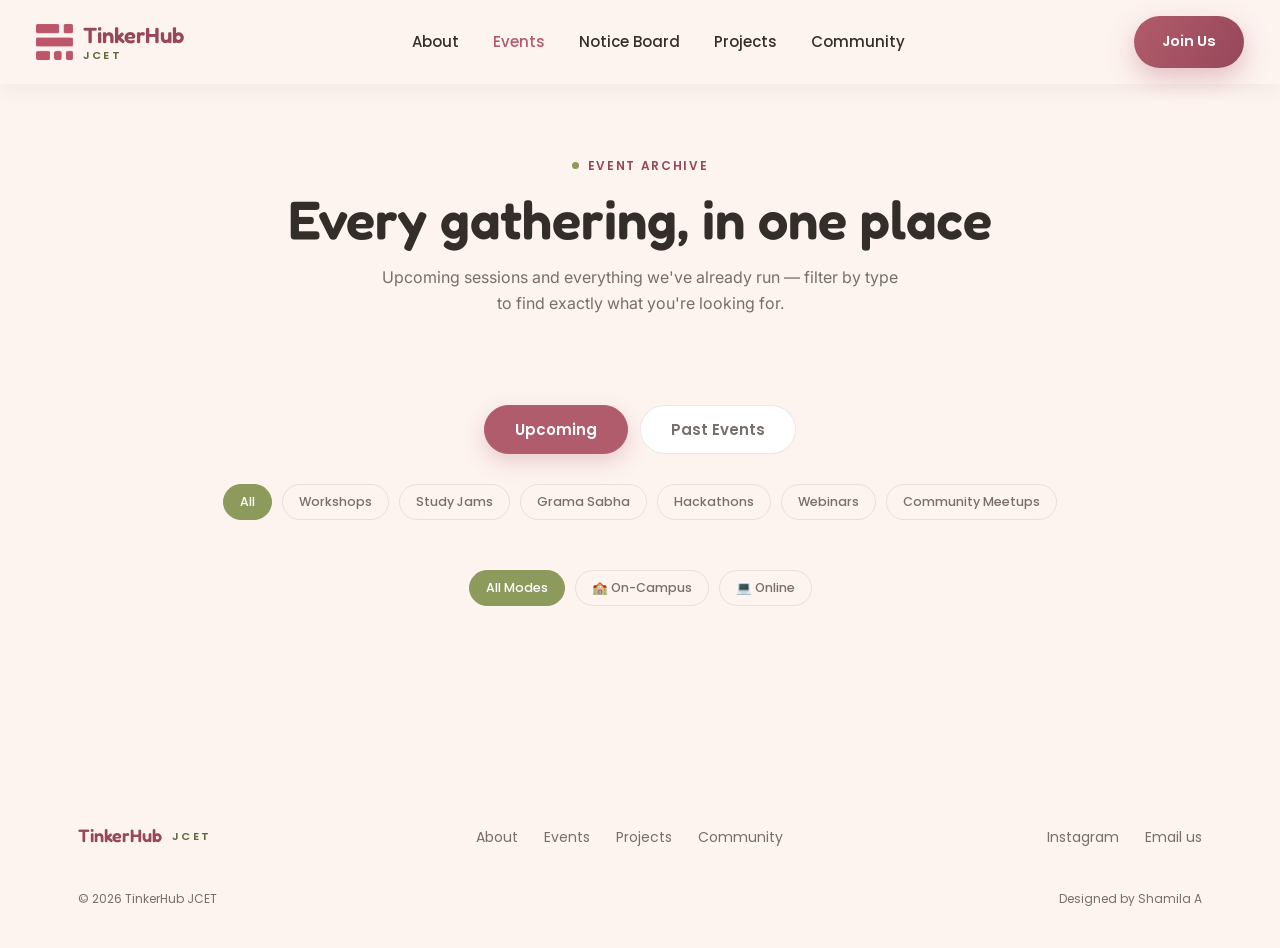
<file: events.html>
<!DOCTYPE html>
<html lang="en">
<head>
<meta charset="UTF-8">
<meta name="viewport" content="width=device-width, initial-scale=1.0">
<title>Event Archive · TinkerHub JCET</title>
<link rel="preconnect" href="https://fonts.googleapis.com">
<link rel="preconnect" href="https://fonts.gstatic.com" crossorigin>
<link href="https://fonts.googleapis.com/css2?family=Fredoka:wght@500;600;700&family=Poppins:wght@400;500;600;700&family=Inter:wght@400;500;600&display=swap" rel="stylesheet">
<link rel="stylesheet" href="style.css">
</head>
<body>

<nav id="nav" class="scrolled">
  <div class="nav-wrap">
    <a href="index.html" class="logo">
      <img src="assets/logos/tinkerhub-logo.png" class="nav-logo-img" alt="TinkerHub logo">
      <span class="logo-text">TinkerHub<span class="sub">JCET</span></span>
    </a>
    <div class="nav-links">
      <a href="index.html#about">About</a>
      <a href="events.html" style="color:var(--mauve);">Events</a>
      <a href="notice-board.html">Notice Board</a>
      <a href="index.html#projects">Projects</a>
      <a href="index.html#team">Community</a>
    </div>
    <a href="index.html#join" class="btn btn-primary nav-cta">Join Us</a>
    <button class="hamburger" id="hamburgerBtn" aria-label="Open menu"><span></span><span></span><span></span></button>
  </div>
</nav>

<div class="mobile-menu" id="mobileMenu">
  <button class="mobile-close" id="mobileClose" aria-label="Close menu">&times;</button>
  <a href="index.html#about">About</a>
  <a href="events.html">Events</a>
  <a href="notice-board.html">Notice Board</a>
  <a href="index.html#projects">Projects</a>
  <a href="index.html#team">Community</a>
  <a href="index.html#join">Join Us</a>
</div>

<div class="archive-hero">
  <div class="wrap">
    <span class="eyebrow" style="justify-content:center;">Event Archive</span>
    <h1 style="margin-top:14px;">Every gathering, in one place</h1>
    <p>Upcoming sessions and everything we've already run — filter by type to find exactly what you're looking for.</p>
  </div>
</div>

<section style="padding-top:0;">
  <div class="wrap">
    <div class="archive-tabs">
      <button class="archive-tab active" data-status="upcoming">Upcoming</button>
      <button class="archive-tab" data-status="past">Past Events</button>
    </div>

    <div class="filter-row">
      <button class="filter-chip active" data-cat="all">All</button>
      <button class="filter-chip" data-cat="Workshops">Workshops</button>
      <button class="filter-chip" data-cat="Study Jams">Study Jams</button>
      <button class="filter-chip" data-cat="Grama Sabha">Grama Sabha</button>
      <button class="filter-chip" data-cat="Hackathons">Hackathons</button>
      <button class="filter-chip" data-cat="Webinars">Webinars</button>
      <button class="filter-chip" data-cat="Community Meetups">Community Meetups</button>
    </div>

    <div class="filter-row">
      <button class="filter-chip mode-chip active" data-mode="all">All Modes</button>
      <button class="filter-chip mode-chip" data-mode="On-Campus">🏫 On-Campus</button>
      <button class="filter-chip mode-chip" data-mode="Online">💻 Online</button>
    </div>

    <div class="archive-grid" id="archiveGrid"></div>
  </div>
</section>

<footer>
  <div class="wrap">
    <div class="footer-grid">
      <a href="index.html" class="logo" style="font-size:18px;">TinkerHub<span class="sub">JCET</span></a>
      <div class="footer-links">
        <a href="index.html#about">About</a>
        <a href="events.html">Events</a>
        <a href="index.html#projects">Projects</a>
        <a href="index.html#team">Community</a>
      </div>
      <div class="footer-links">
        <a href="https://www.instagram.com/tinkerhub.jcet?igsh=MXUwa3NpYWFuczE1Mw==" target="_blank" rel="noopener">Instagram</a>
        <a href="mailto:tinkerhubjcet@gmail.com">Email us</a>
      </div>
    </div>
    <div class="footer-bottom">
      <span>© 2026 TinkerHub JCET</span>
      <span>Designed by Shamila A</span>
    </div>
  </div>
</footer>

<script type="module">
import { createClient } from "https://esm.sh/@supabase/supabase-js@2";
import { supabaseUrl, supabaseAnonKey } from "./assets/js/supabase-config.js";

const supabaseReady =
  supabaseUrl &&
  supabaseAnonKey &&
  supabaseUrl !== "YOUR_SUPABASE_PROJECT_URL" &&
  supabaseAnonKey !== "YOUR_SUPABASE_ANON_KEY";

const supabase = supabaseReady
  ? createClient(supabaseUrl, supabaseAnonKey)
  : null;

const hamburgerBtn = document.getElementById("hamburgerBtn");
const mobileMenu = document.getElementById("mobileMenu");
const mobileClose = document.getElementById("mobileClose");

hamburgerBtn.addEventListener("click", () => mobileMenu.classList.add("open"));
mobileClose.addEventListener("click", () => mobileMenu.classList.remove("open"));

mobileMenu.querySelectorAll("a").forEach(link => {
  link.addEventListener("click", () => mobileMenu.classList.remove("open"));
});

const grid = document.getElementById("archiveGrid");
const archiveTabs = document.querySelectorAll(".archive-tab");
const filterChips = document.querySelectorAll(".filter-chip:not(.mode-chip)");
const modeChips = document.querySelectorAll(".mode-chip");

let events = [];
let currentStatus = "upcoming";
let currentCat = "all";
let currentMode = "all";

function formatDate(dateValue) {
  const date = new Date(dateValue + "T00:00:00");
  return date.toLocaleDateString("en-IN", {
    day: "numeric",
    month: "short",
    year: "numeric"
  });
}

function renderEvents() {
  const today = new Date();
  today.setHours(0, 0, 0, 0);

  const filteredEvents = events
    .filter(event => {
      const eventDate = new Date(event.date + "T00:00:00");
      const isPast = eventDate < today;

      const statusMatch = currentStatus === "past" ? isPast : !isPast;
      const categoryMatch = currentCat === "all" || event.category === currentCat;
      const modeMatch = currentMode === "all" || event.mode === currentMode;

      return statusMatch && categoryMatch && modeMatch;
    })
    .sort((a, b) => {
      return currentStatus === "past"
        ? new Date(b.date) - new Date(a.date)
        : new Date(a.date) - new Date(b.date);
    });

  grid.innerHTML = "";

  if (!filteredEvents.length) {
    grid.innerHTML = currentStatus === "upcoming"
      ? `<div class="empty-state">
          <div class="ic">🌱</div>
          <h4>Nothing scheduled yet</h4>
          <p>Nothing's scheduled in this category right now — check back soon.</p>
        </div>`
      : `<div class="empty-state">
          <div class="ic">📦</div>
          <h4>No past events yet</h4>
          <p>No past events match this filter.</p>
        </div>`;
    return;
  }

  filteredEvents.forEach(event => {
    const card = document.createElement("div");
    card.className = "card archive-card";

    const isPast = currentStatus === "past";

    card.innerHTML = `
      <div class="archive-card-top">
        <span class="archive-cat">${event.category || "Event"}</span>
        <span class="archive-status ${isPast ? "past" : "upcoming"}">
          ${isPast ? "Completed" : "Upcoming"}
        </span>
      </div>
      <h4>${event.title || "Untitled event"}</h4>
      <span class="archive-date">${formatDate(event.date)}</span>
      <p>${event.description || ""}</p>
      <span class="archive-mode">
        ${event.mode === "Online" ? "💻" : "🏫"} ${event.mode || "On-Campus"}
      </span>
      ${
        !isPast && event.link
          ? `<a class="archive-register" href="${event.link}" target="_blank" rel="noopener">Register →</a>`
          : ""
      }
    `;

    grid.appendChild(card);
  });
}

async function loadEvents() {
  if (!supabaseReady) {
    grid.innerHTML = `
      <div class="empty-state">
        <div class="ic">⚠️</div>
        <h4>Supabase is not connected</h4>
        <p>Check assets/js/supabase-config.js.</p>
      </div>`;
    return;
  }

  const { data, error } = await supabase
    .from("events")
    .select("*")
    .order("date", { ascending: true });

  if (error) {
    console.error(error);
    grid.innerHTML = `
      <div class="empty-state">
        <div class="ic">⚠️</div>
        <h4>Could not load events</h4>
        <p>${error.message}</p>
      </div>`;
    return;
  }

  events = data || [];
  renderEvents();
}

archiveTabs.forEach(tab => {
  tab.addEventListener("click", () => {
    archiveTabs.forEach(item => item.classList.remove("active"));
    tab.classList.add("active");
    currentStatus = tab.dataset.status;
    renderEvents();
  });
});

filterChips.forEach(chip => {
  chip.addEventListener("click", () => {
    filterChips.forEach(item => item.classList.remove("active"));
    chip.classList.add("active");
    currentCat = chip.dataset.cat;
    renderEvents();
  });
});

modeChips.forEach(chip => {
  chip.addEventListener("click", () => {
    modeChips.forEach(item => item.classList.remove("active"));
    chip.classList.add("active");
    currentMode = chip.dataset.mode;
    renderEvents();
  });
});

renderEvents();
loadEvents();

if (supabaseReady) {
  supabase
    .channel("public-events")
    .on(
      "postgres_changes",
      { event: "*", schema: "public", table: "events" },
      loadEvents
    )
    .subscribe();

  setInterval(loadEvents, 30000);
  window.addEventListener("focus", loadEvents);
}
</script>

</body>
</html>
</file>
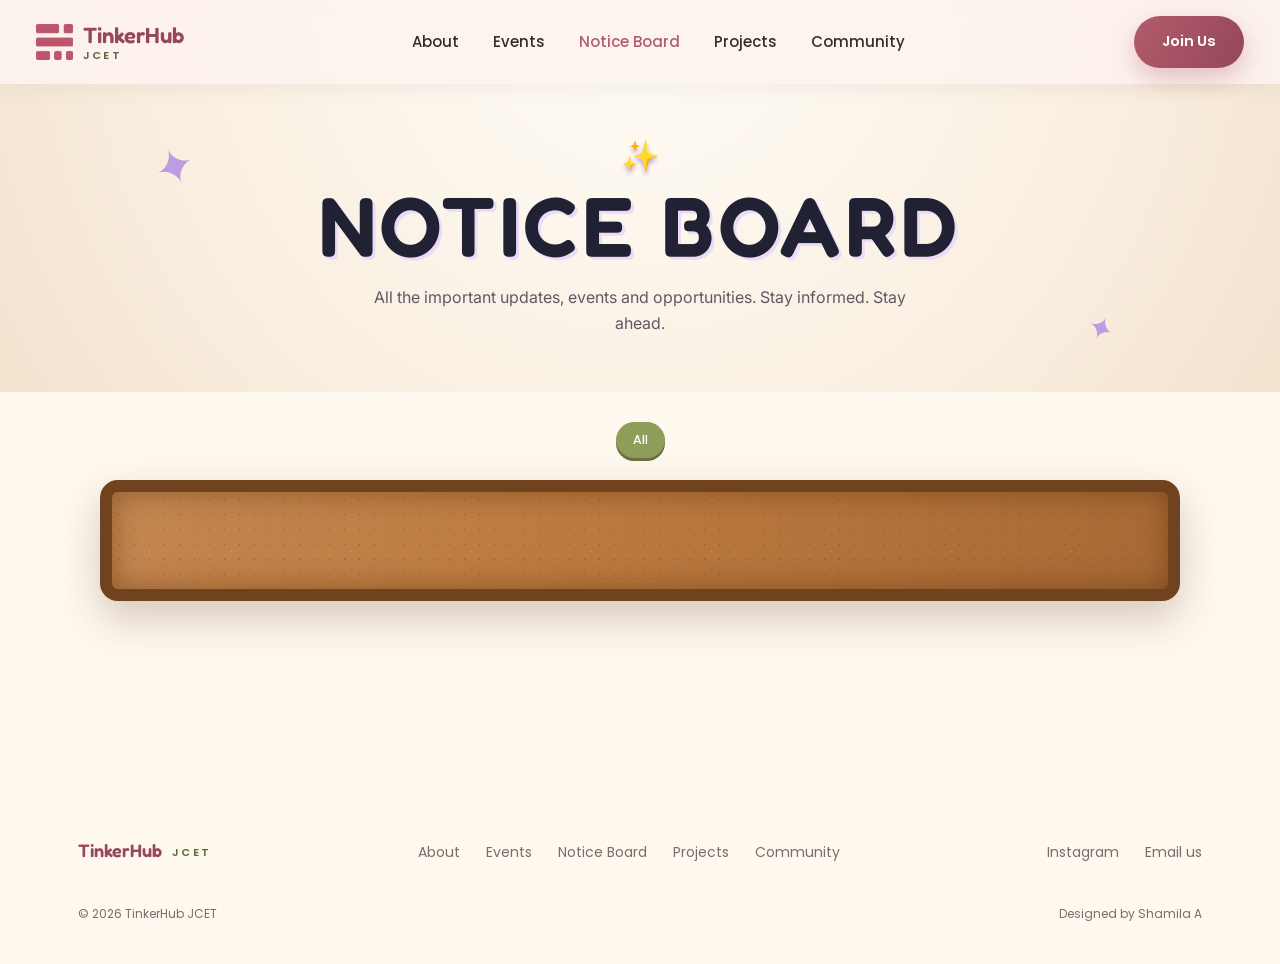
<file: notice-board.html>
<!DOCTYPE html>
<html lang="en">
<head>
<meta charset="UTF-8">
<meta name="viewport" content="width=device-width, initial-scale=1.0">
<title>Notice Board · TinkerHub JCET</title>
<link rel="preconnect" href="https://fonts.googleapis.com">
<link rel="preconnect" href="https://fonts.gstatic.com" crossorigin>
<link href="https://fonts.googleapis.com/css2?family=Fredoka:wght@500;600;700&family=Poppins:wght@400;500;600;700&family=Inter:wght@400;500;600&display=swap" rel="stylesheet">
<link rel="stylesheet" href="style.css">
</head>
<body>

<nav id="nav" class="scrolled">
  <div class="nav-wrap">
    <a href="index.html" class="logo">
      <img src="assets/logos/tinkerhub-logo.png" class="nav-logo-img" alt="TinkerHub logo">
      <span class="logo-text">TinkerHub<span class="sub">JCET</span></span>
    </a>
    <div class="nav-links">
      <a href="index.html#about">About</a>
      <a href="events.html">Events</a>
      <a href="notice-board.html" style="color:var(--mauve);">Notice Board</a>
      <a href="index.html#projects">Projects</a>
      <a href="index.html#team">Community</a>
    </div>
    <a href="index.html#join" class="btn btn-primary nav-cta">Join Us</a>
    <button class="hamburger" id="hamburgerBtn" aria-label="Open menu"><span></span><span></span><span></span></button>
  </div>
</nav>

<div class="mobile-menu" id="mobileMenu">
  <button class="mobile-close" id="mobileClose" aria-label="Close menu">&times;</button>
  <a href="index.html#about">About</a>
  <a href="events.html">Events</a>
  <a href="notice-board.html">Notice Board</a>
  <a href="index.html#projects">Projects</a>
  <a href="index.html#team">Community</a>
  <a href="index.html#join">Join Us</a>
</div>

<div class="nb-hero">
  <div class="wrap">
    <span class="eyebrow-spark">✨</span>
    <h1>Notice Board</h1>
    <p>All the important updates, events and opportunities. Stay informed. Stay ahead.</p>
  </div>
</div>

<section style="padding-top:0;">
  <div class="wrap">
    <div class="nb-filter-row" id="nbFilterRow">
      <button class="filter-chip active" data-cat="all">All</button>
    </div>

    <div class="nb-board">
      <div class="nb-grid" id="nbGrid"></div>
    </div>
  </div>
</section>

<footer>
  <div class="wrap">
    <div class="footer-grid">
      <a href="index.html" class="logo" style="font-size:18px;">TinkerHub<span class="sub">JCET</span></a>
      <div class="footer-links">
        <a href="index.html#about">About</a><a href="events.html">Events</a><a href="notice-board.html">Notice Board</a><a href="index.html#projects">Projects</a><a href="index.html#team">Community</a>
      </div>
      <div class="footer-links">
        <a href="https://www.instagram.com/tinkerhub.jcet?igsh=MXUwa3NpYWFuczE1Mw==" target="_blank" rel="noopener">Instagram</a>
        <a href="mailto:tinkerhubjcet@gmail.com">Email us</a>
      </div>
    </div>
    <div class="footer-bottom">
      <span>© 2026 TinkerHub JCET</span>
      <span>Designed by Shamila A</span>
    </div>
  </div>
</footer>

<script type="module">
import { createClient } from "https://esm.sh/@supabase/supabase-js@2";
import { supabaseUrl, supabaseAnonKey } from "./assets/js/supabase-config.js";

const supabaseReady =
  supabaseUrl &&
  supabaseAnonKey &&
  supabaseUrl !== "YOUR_SUPABASE_PROJECT_URL" &&
  supabaseAnonKey !== "YOUR_SUPABASE_ANON_KEY";

const supabase = supabaseReady
  ? createClient(supabaseUrl, supabaseAnonKey)
  : null;

const hamburgerBtn = document.getElementById("hamburgerBtn");
const mobileMenu = document.getElementById("mobileMenu");
const mobileClose = document.getElementById("mobileClose");

hamburgerBtn.addEventListener("click", () => mobileMenu.classList.add("open"));
mobileClose.addEventListener("click", () => mobileMenu.classList.remove("open"));
mobileMenu.querySelectorAll("a").forEach(link => {
  link.addEventListener("click", () => mobileMenu.classList.remove("open"));
});

/* Category → colour + icon map. Unknown/custom categories fall back gracefully. */
const CATEGORY_STYLES = {
  "Featured":     { pin: "#7B5CF0", icon: "✨" },
  "Workshop":     { pin: "#3F9D5C", icon: "🎨" },
  "Competition":  { pin: "#E8722E", icon: "🏆" },
  "Talk":         { pin: "#3D6FE0", icon: "💡" },
  "Announcement": { pin: "#B15C6C", icon: "📌" }
};
const DEFAULT_STYLE = { pin: "#8C9A5C", icon: "📌" };

function styleFor(category){
  return CATEGORY_STYLES[category] || DEFAULT_STYLE;
}

/* Shown until real notices are added via /admin — mirrors the rest of the site's pattern. */
const DEFAULT_NOTICES = [
  {
    title: "Useless Projects 3.0",
    category: "Featured",
    description: "A 13-hour overnight buildathon where useless ideas become iconic.",
    event_date: "2026-09-11",
    event_time: null,
    date_label: "11 – 12 Sep 2026",
    link: "https://tinkerhub.org/login",
    image: null
  },
  {
    title: "AI Art Workshop",
    category: "Workshop",
    description: "Explore the world of AI art and create stunning visuals with simple prompts.",
    event_date: "2026-09-20",
    event_time: "4:00 PM",
    link: "https://tinkerhub.org/login",
    image: null
  },
  {
    title: "Prompt Wars",
    category: "Competition",
    description: "Same task. Different minds. The best prompt wins!",
    event_date: "2026-09-25",
    event_time: "6:00 PM",
    link: "https://tinkerhub.org/login",
    image: null
  },
  {
    title: "Beyond Code",
    category: "Talk",
    description: "An inspiring talk about growth, struggles and success.",
    event_date: "2026-09-27",
    event_time: "5:00 PM",
    link: "https://tinkerhub.org/login",
    image: null
  }
];

const grid = document.getElementById("nbGrid");
const filterRow = document.getElementById("nbFilterRow");
let notices = [];
let currentCat = "all";

function formatDate(notice){
  if (notice.date_label) return notice.date_label;
  if (!notice.event_date) return "";
  const d = new Date(notice.event_date + "T00:00:00");
  const label = d.toLocaleDateString("en-IN", { day: "numeric", month: "short", year: "numeric" });
  return notice.event_time ? `${label} · ${notice.event_time}` : label;
}

function buildFilters(){
  const cats = ["all", ...new Set(notices.map(n => n.category).filter(Boolean))];
  filterRow.innerHTML = cats.map(c =>
    `<button class="filter-chip${c === currentCat ? " active" : ""}" data-cat="${c}">${c === "all" ? "All" : c}</button>`
  ).join("");
  filterRow.querySelectorAll(".filter-chip").forEach(chip => {
    chip.addEventListener("click", () => {
      currentCat = chip.dataset.cat;
      buildFilters();
      renderNotices();
    });
  });
}

function renderNotices(){
  const filtered = currentCat === "all" ? notices : notices.filter(n => n.category === currentCat);

  grid.innerHTML = "";

  if (!filtered.length){
    grid.innerHTML = `
      <div class="empty-state" style="grid-column:1/-1;">
        <div class="ic">📭</div>
        <h4>Nothing pinned up yet</h4>
        <p>Nothing's posted in this category right now — check back soon.</p>
      </div>`;
    return;
  }

  filtered.forEach(notice => {
    const s = styleFor(notice.category);
    const card = document.createElement("div");
    card.className = "nb-card";
    card.style.setProperty("--pin", s.pin);
    card.innerHTML = `
      <div class="nb-pin"></div>
      <div class="nb-thumb">
        ${notice.image ? `<img src="${notice.image}" alt="">` : s.icon}
      </div>
      <div class="nb-body">
        <span class="nb-badge">${notice.category || "Notice"}</span>
        <h4>${notice.title || "Untitled notice"}</h4>
        <p>${notice.description || ""}</p>
        <div class="nb-meta-row">
          <span class="nb-date">${formatDate(notice) ? "🗓️ " + formatDate(notice) : ""}</span>
          ${notice.link ? `<a class="nb-btn" href="${notice.link}" target="_blank" rel="noopener">View Details →</a>` : ""}
        </div>
      </div>
    `;
    grid.appendChild(card);
  });
}

async function loadNotices(){
  if (!supabaseReady){
    notices = DEFAULT_NOTICES;
    buildFilters();
    renderNotices();
    return;
  }

  const { data, error } = await supabase
    .from("notices")
    .select("*")
    .order("event_date", { ascending: true, nullsFirst: false });

  if (error){
    console.error(error);
    notices = DEFAULT_NOTICES;
  } else {
    notices = (data && data.length) ? data : DEFAULT_NOTICES;
  }

  buildFilters();
  renderNotices();
}

loadNotices();

if (supabaseReady){
  supabase
    .channel("public-notices")
    .on("postgres_changes", { event: "*", schema: "public", table: "notices" }, loadNotices)
    .subscribe();

  setInterval(loadNotices, 30000);
  window.addEventListener("focus", loadNotices);
}
</script>
  
<link rel="stylesheet" href="style.css">
<style>
  body{background:#fff8ef;}
  .nb-hero{padding:130px 24px 55px;text-align:center;background:radial-gradient(circle at 50% 0,#fffdf7 0,#f9eee0 65%,#f3e3cf 100%);position:relative;overflow:hidden}
  .nb-hero:before,.nb-hero:after{content:'✦';position:absolute;color:#a47be3;opacity:.7;font-size:50px}.nb-hero:before{left:12%;top:125px;transform:rotate(-22deg)}.nb-hero:after{right:13%;bottom:36px;transform:rotate(25deg);font-size:32px}
  .eyebrow-spark{display:block;font-size:31px;margin-bottom:5px;filter:drop-shadow(0 3px 2px #c4a3ec)}
  .nb-hero h1{font-family:'Fredoka',sans-serif;text-transform:uppercase;letter-spacing:.055em;font-size:clamp(48px,8vw,84px);line-height:.95;color:#202132;text-shadow:3px 3px 0 #eadcf9;margin:0}
  .nb-hero p{max-width:570px;margin:18px auto 0;color:#5d5a63;font-size:16px;line-height:1.65}
  .nb-filter-row{display:flex;gap:9px;justify-content:center;flex-wrap:wrap;padding:30px 16px 22px;background:#fff8ef}
  .nb-filter-row .filter-chip{background:#fffaf4;border-color:#e6d7c7;box-shadow:0 3px 0 rgba(112,64,28,.12)}
  .nb-filter-row .filter-chip.active{background:#8f9d5a;border-color:#8f9d5a;color:#fff;box-shadow:0 3px 0 #69713c}
  .nb-board{max-width:1080px;margin:0 auto 70px;padding:42px 36px 55px;border:12px solid #71421e;border-radius:18px;background-color:#bd7a3e;background-image:radial-gradient(rgba(78,37,9,.42) .75px,transparent .9px),radial-gradient(rgba(255,238,197,.18) .75px,transparent .9px),linear-gradient(130deg,rgba(255,255,255,.1),transparent 42%,rgba(53,20,0,.17));background-size:15px 15px,15px 15px,100% 100%;background-position:0 0,7px 7px,0 0;box-shadow:inset 0 0 28px rgba(66,30,3,.42),0 18px 40px rgba(74,38,12,.22)}
  .nb-grid{display:grid;gap:29px}
  .nb-card{--tilt:.25deg;position:relative;display:grid;grid-template-columns:205px 1fr;gap:28px;align-items:center;padding:25px 31px;background:#fffdf6;border-radius:7px;box-shadow:0 13px 14px rgba(60,29,8,.38);transform:rotate(var(--tilt));overflow:visible;transition:transform .2s ease,box-shadow .2s ease}
  .nb-card:nth-child(even){--tilt:-.35deg}.nb-card:hover{transform:rotate(0) translateY(-4px);box-shadow:0 19px 18px rgba(60,29,8,.42)}
  .nb-card:after{content:'';position:absolute;top:0;right:0;width:52px;height:52px;background:linear-gradient(225deg,#e6dfd2 0 48%,transparent 49%);filter:drop-shadow(-2px 2px 1px rgba(0,0,0,.1))}
  .nb-pin{position:absolute;z-index:2;top:-16px;left:50%;width:27px;height:27px;border-radius:50%;background:var(--pin);box-shadow:inset -5px -5px 5px rgba(0,0,0,.25),0 5px 4px rgba(63,29,6,.47)}
  .nb-pin:after{content:'';position:absolute;width:8px;height:8px;border-radius:50%;top:4px;left:5px;background:rgba(255,255,255,.5)}
  .nb-thumb{height:168px;border-radius:3px;background:linear-gradient(145deg,#f2e6d7,#e4d3bd);display:flex;align-items:center;justify-content:center;font-size:61px;overflow:hidden;box-shadow:inset 0 0 0 5px rgba(255,255,255,.35)}.nb-thumb img{width:100%;height:100%;object-fit:cover}
  .nb-body{min-width:0}.nb-badge{display:inline-block;border:2px solid var(--pin);border-radius:4px;padding:1px 6px;color:var(--pin);font-size:10px;font-weight:700;text-transform:uppercase;letter-spacing:.04em}.nb-body h4{font-family:'Fredoka',sans-serif;font-size:28px;line-height:1.12;color:#202132;margin:10px 0 8px}.nb-body p{color:#494650;line-height:1.58;margin:0 0 16px;max-width:570px}
  .nb-meta-row{display:flex;justify-content:space-between;align-items:center;gap:16px;flex-wrap:wrap}.nb-date{font-size:13px;font-weight:600;color:#36333b}.nb-btn{border:2px solid var(--pin);border-radius:7px;padding:9px 15px;color:var(--pin);text-decoration:none;font-size:13px;font-weight:700;transition:.18s}.nb-btn:hover{background:var(--pin);color:#fff}.empty-state{background:#fffdf6;padding:54px 20px;border-radius:7px;text-align:center;color:#5d5a63}
  @media(max-width:680px){.nb-hero{padding:108px 18px 42px}.nb-hero:before,.nb-hero:after{display:none}.nb-board{border-width:8px;border-radius:12px;padding:35px 14px 42px;margin-bottom:48px}.nb-card{grid-template-columns:1fr;padding:21px;gap:18px}.nb-thumb{height:205px}.nb-body h4{font-size:25px}.nb-meta-row{align-items:flex-start;flex-direction:column}.nb-btn{width:100%;text-align:center}.nb-filter-row{padding-top:23px}}
</style>
</head>

</body>
</html>
</file>
<file: style.css>
:root{
  --cream:#FBEAE3;
  --cream-soft:#FDF3EF;
  --paper:#FFFFFF;
  --olive:#8C9A5C;
  --olive-dark:#5C6B3C;
  --olive-deep:#4A5730;
  --mauve:#B15C6C;
  --mauve-dark:#96475A;
  --mauve-light:#E3A9B2;
  --ink:#332E2A;
  --muted:#75706A;
  --line:rgba(51,46,42,0.10);
  --font-display:'Fredoka', sans-serif;
  --font-ui:'Poppins', sans-serif;
  --font-body:'Inter', sans-serif;
  --radius:22px;
}
*{box-sizing:border-box; margin:0; padding:0;}
html{scroll-behavior:smooth;}
body{
  background:var(--cream-soft);
  color:var(--ink);
  font-family:var(--font-body);
  line-height:1.65;
  overflow-x:hidden;
}
@media (prefers-reduced-motion: reduce){
  *{animation-duration:0.01ms !important; animation-iteration-count:1 !important; transition-duration:0.01ms !important; scroll-behavior:auto !important;}
}
a{color:inherit; text-decoration:none;}
img{max-width:100%; display:block;}
.wrap{max-width:1180px; margin:0 auto; padding:0 28px; position:relative; z-index:2;}
.nav-wrap{max-width:1400px; margin:0 auto; padding:0 36px; position:relative; z-index:5; display:flex; align-items:center; justify-content:space-between;}

.eyebrow{
  font-family:var(--font-ui);
  font-weight:600;
  font-size:12px;
  letter-spacing:0.14em;
  text-transform:uppercase;
  color:var(--mauve-dark);
  display:inline-flex;
  align-items:center;
  gap:9px;
}
.eyebrow::before{content:""; width:7px; height:7px; border-radius:50%; background:var(--olive);}
h1,h2,h3{font-family:var(--font-display); font-weight:600; line-height:1.1;}
h2{font-size:clamp(30px,4vw,44px); margin-bottom:14px; color:var(--ink);}
.section-tag{color:var(--muted); max-width:560px; font-size:16px; margin-bottom:44px;}
.accent-mauve{color:var(--mauve);}
.accent-olive{color:var(--olive-dark);}

.btn{
  font-family:var(--font-ui);
  font-weight:600;
  font-size:14.5px;
  padding:14px 28px;
  border-radius:999px;
  border:1.5px solid var(--line);
  cursor:pointer;
  display:inline-flex;
  align-items:center;
  gap:8px;
  transition:transform 0.2s ease, box-shadow .2s ease, background .2s ease;
  background:var(--paper);
  color:var(--ink);
}
.btn:hover{transform:translateY(-2px); box-shadow:0 8px 20px rgba(51,46,42,0.10);}
.btn:focus-visible{outline:2px solid var(--olive); outline-offset:3px;}
.btn-primary{background:linear-gradient(120deg,var(--mauve),var(--mauve-dark)); color:#fff; border:none; font-weight:600; box-shadow:0 10px 26px rgba(177,92,108,0.35);}
.btn-primary:hover{filter:brightness(1.05); transform:translateY(-2px);}
.btn-outline-light{background:transparent; border:1.5px solid rgba(255,255,255,0.55); color:#fff;}
.btn-outline-light:hover{background:rgba(255,255,255,0.12);}

.card{background:var(--paper); border:1px solid var(--line); border-radius:var(--radius); box-shadow:0 6px 24px rgba(51,46,42,0.05);}

/* dot grid decoration */
.dot-grid{display:grid; grid-template-columns:repeat(4,1fr); gap:14px; width:fit-content;}
.dot-grid span{width:5px; height:5px; border-radius:50%; background:var(--mauve-light);}

/* ---------- NAV ---------- */
nav{position:fixed; top:0; left:0; right:0; z-index:100; padding:26px 0; transition:background .3s ease, padding .3s ease, box-shadow .3s ease;}
nav.scrolled{background:rgba(253,243,239,0.88); backdrop-filter:blur(12px); padding:16px 0; box-shadow:0 4px 20px rgba(51,46,42,0.06);}
.logo{display:flex; align-items:center; gap:10px; font-family:var(--font-display); font-weight:600; font-size:22px; color:var(--mauve-dark); line-height:1.1;}
.logo .sub{display:block; font-family:var(--font-ui); font-weight:600; font-size:11px; letter-spacing:.22em; color:var(--olive-dark); margin-top:2px;}
.nav-logo-img{height:36px; width:auto; object-fit:contain; flex-shrink:0;}
@media(max-width:480px){.nav-logo-img{height:28px;}}
.nav-links{display:none; gap:34px; font-family:var(--font-ui); font-weight:500; font-size:15px;}
@media(min-width:800px){.nav-links{display:flex;}}
.nav-links a{position:relative; color:var(--ink); transition:color .2s;}
.nav-links a:hover{color:var(--mauve);}
.nav-links a::after{content:"";position:absolute;left:0;bottom:-6px;width:0;height:2px;background:var(--mauve);transition:width .25s;}
.nav-links a:hover::after{width:100%;}
.nav-cta{display:none;}
@media(min-width:800px){.nav-cta{display:inline-flex;}}
.hamburger{display:flex; flex-direction:column; gap:5px; background:none; border:none; cursor:pointer; padding:6px;}
.hamburger span{width:22px; height:2px; background:var(--ink);}
@media(min-width:800px){.hamburger{display:none;}}
.mobile-menu{display:none; position:fixed; inset:0; background:var(--cream-soft); z-index:99; flex-direction:column; align-items:center; justify-content:center; gap:30px;}
.mobile-menu.open{display:flex;}
.mobile-menu a{font-family:var(--font-display); font-size:24px; color:var(--ink);}
.mobile-close{position:absolute; top:24px; right:28px; background:none; border:none; color:var(--ink); font-size:30px; cursor:pointer;}

/* ---------- HERO ---------- */
.hero{position:relative; min-height:100vh; overflow:hidden; display:flex; align-items:center; padding:120px 0 60px;}
.hero-olive-panel{position:absolute; top:0; right:0; width:15%; min-width:170px; height:100%; background:var(--olive); z-index:1;}
.hero-olive-panel .circle-cream{position:absolute; bottom:-70px; left:-90px; width:230px; height:230px; border-radius:50%; background:var(--cream-soft);}
@media(max-width:760px){
  .hero-olive-panel{display:none;}
}
.hero-blob-pink{position:absolute; bottom:-140px; left:-140px; width:340px; height:340px; border-radius:58% 42% 55% 45% / 50% 55% 45% 50%; background:var(--mauve-light); opacity:0.55; z-index:0;}
.hero-dots-top{position:absolute; top:150px; left:40px; z-index:1;}
.hero-dots-bottom{position:absolute; bottom:90px; left:70px; z-index:1;}
.hero-content{position:relative; z-index:2; max-width:900px; margin:0 auto; text-align:center; padding:0 24px;}
.hero-heading{font-size:clamp(36px,6vw,58px); letter-spacing:-0.01em; margin:18px 0 28px; color:var(--ink);}
.hero-quote{
  font-family:var(--font-body);
  font-style:italic;
  font-weight:500;
  font-size:clamp(17px,2.2vw,21px);
  color:var(--ink);
  max-width:600px;
  margin:0 auto 34px;
  line-height:1.55;
  border:none;
  position:relative;
  padding:0 10px;
}
.hero-motto{font-family:var(--font-display); font-size:20px; font-weight:600; margin-bottom:38px;}
.hero-motto .sep{color:var(--olive); margin:0 10px; font-size:14px;}
.hero-motto .learn{color:var(--mauve-light);}
.hero-motto .build, .hero-motto .share{color:var(--olive-dark);}

/* ---------- SECTION SHELL ---------- */
section{padding:110px 0; position:relative; z-index:1;}
.section-alt{background:var(--cream);}
.reveal{opacity:0; transform:translateY(26px); transition:opacity .7s ease, transform .7s ease;}
.reveal.in{opacity:1; transform:translateY(0);}
.center-head{text-align:center;}
.center-head .section-tag{margin-left:auto; margin-right:auto;}

/* ---------- ABOUT ---------- */
.about-grid{display:grid; grid-template-columns:1.1fr 0.9fr; gap:56px; align-items:center;}
@media(max-width:820px){.about-grid{grid-template-columns:1fr;}}
.about-copy p{color:var(--muted); font-size:16px; margin-bottom:16px;}
.about-copy p strong{color:var(--ink); font-weight:600;}
.badge-first{display:inline-flex; align-items:center; gap:8px; font-family:var(--font-ui); font-size:12.5px; font-weight:600; padding:8px 16px; border-radius:999px; margin-bottom:18px; background:var(--mauve-light); color:var(--mauve-dark);}
.origin-list{display:flex; flex-direction:column; gap:16px;}
.origin-card{padding:24px; display:flex; gap:16px; align-items:flex-start;}
.origin-card .ic{width:44px; height:44px; border-radius:12px; background:var(--olive); color:#fff; display:flex; align-items:center; justify-content:center; font-size:19px; flex-shrink:0;}
.origin-card h4{font-family:var(--font-ui); font-size:15.5px; font-weight:600; margin-bottom:4px;}
.origin-card p{font-size:13.5px; color:var(--muted);}

/* ---------- HIGHLIGHTS ---------- */
.highlight-grid{display:grid; grid-template-columns:1fr 1fr; gap:26px;}
@media(max-width:760px){.highlight-grid{grid-template-columns:1fr;}}
.highlight-card{padding:32px; position:relative; overflow:hidden;}
.highlight-card .tag{font-family:var(--font-ui); font-size:11px; font-weight:600; letter-spacing:.08em; text-transform:uppercase; color:var(--mauve); background:var(--mauve-light); padding:5px 12px; border-radius:999px; display:inline-block; margin-bottom:14px;}
.highlight-card h3{font-size:22px; margin-bottom:10px;}
.highlight-card p{color:var(--muted); font-size:14.5px; margin-bottom:14px;}
.highlight-card .soon{font-family:var(--font-ui); font-size:12px; font-weight:600; color:var(--olive-dark);}


/* ---------- EVENTS ---------- */
.events-tabs{display:flex; gap:10px; margin-bottom:36px;}
.tab-btn{font-family:var(--font-ui); font-weight:600; font-size:13px; padding:10px 22px; border-radius:999px; border:1.5px solid var(--line); background:var(--paper); color:var(--muted); cursor:pointer; transition:.2s;}
.tab-btn.active{background:var(--olive); color:#fff; border-color:var(--olive);}
.box-grid{display:grid; grid-template-columns:repeat(3,1fr); gap:22px;}
@media(max-width:900px){.box-grid{grid-template-columns:1fr;}}
.ev-box{padding:32px 26px; text-align:center; display:flex; flex-direction:column; align-items:center; gap:8px;}
.ev-box .icon{width:52px; height:52px; border-radius:14px; margin-bottom:6px; display:flex; align-items:center; justify-content:center; font-size:22px; background:var(--cream);}
.ev-box h4{font-family:var(--font-ui); font-size:16.5px; font-weight:600;}
.ev-box p{font-size:13.5px; color:var(--muted);}
.ev-box .soon-tag{font-family:var(--font-ui); font-size:10px; font-weight:600; letter-spacing:.06em; text-transform:uppercase; color:var(--olive-dark); border:1px solid var(--olive); padding:4px 12px; border-radius:999px; margin-top:6px;}
.hidden{display:none !important;}

/* ---------- PROJECTS ---------- */
.proj-grid{display:grid; grid-template-columns:repeat(3,1fr); gap:22px;}
@media(max-width:900px){.proj-grid{grid-template-columns:1fr;}}
.proj-card{padding:26px; display:flex; flex-direction:column; gap:10px; border:1.5px dashed var(--line); background:transparent; box-shadow:none;}
.proj-card .ph{height:120px; border-radius:14px; background:linear-gradient(135deg, var(--cream), var(--mauve-light)); display:flex; align-items:center; justify-content:center; font-size:26px; margin-bottom:6px;}
.proj-card h4{font-family:var(--font-ui); font-size:15.5px; font-weight:600;}
.proj-card p{font-size:13px; color:var(--muted);}

/* ---------- IMPACT ---------- */
.impact-grid{display:grid; grid-template-columns:repeat(3,1fr); gap:22px;}
@media(max-width:760px){.impact-grid{grid-template-columns:1fr;}}
.impact-card{padding:30px; text-align:center;}
.impact-card .ic{font-size:30px; margin-bottom:10px;}
.impact-card h4{font-family:var(--font-display); font-size:17px; margin-bottom:6px;}
.impact-card p{font-size:13.5px; color:var(--muted);}
.impact-card .goal{font-family:var(--font-ui); font-size:11px; font-weight:600; color:var(--mauve); letter-spacing:.05em; text-transform:uppercase; margin-top:8px; display:inline-block;}

/* ---------- GALLERY ---------- */
.gallery-grid{display:grid; grid-template-columns:repeat(4,1fr); gap:16px;}
@media(max-width:820px){.gallery-grid{grid-template-columns:repeat(2,1fr);}}
.gallery-tile{aspect-ratio:1/1; border-radius:16px; background:var(--cream); border:1.5px dashed var(--line); display:flex; align-items:center; justify-content:center; flex-direction:column; gap:6px; color:var(--muted); font-size:12px; font-family:var(--font-ui); font-weight:500; text-align:center; padding:10px;}
.gallery-tile .ic{font-size:22px;}
.gallery-tile-photo{position:relative; padding:0; border:none; overflow:hidden;}
.gallery-tile-photo img{width:100%; height:100%; object-fit:cover;}
.gallery-tile-photo .gallery-caption{
  position:absolute; left:0; right:0; bottom:0;
  background:linear-gradient(0deg, rgba(0,0,0,0.55), transparent);
  color:#fff; font-size:11px; padding:16px 10px 8px; text-align:left;
}

/* ---------- TEAM: POLAROID CORKBOARD ---------- */
.section-polaroid{
  position:relative;
  background:linear-gradient(180deg, #FDE3E9 0%, #FCEAEE 100%);
  overflow:hidden;
  padding:110px 0;
}
.corkboard-doodles{position:absolute; inset:0; pointer-events:none; z-index:1;}
.doodle{position:absolute; opacity:0.55;}
.d-plane{width:70px; top:6%; left:4%;}
.d-heart1{width:34px; top:9%; left:22%;}
.d-spark1{width:34px; top:7%; right:26%;}
.d-heart2{width:32px; top:10%; right:6%;}
.d-bulb{width:44px; bottom:6%; right:16%;}
.d-spark2{width:30px; bottom:8%; left:30%;}
@media(max-width:820px){.d-plane,.d-heart1,.d-spark1,.d-heart2,.d-bulb,.d-spark2{display:none;}}

.polaroid-grid{
  position:relative; z-index:2;
  display:grid; grid-template-columns:repeat(4,1fr); gap:34px;
  padding:20px 10px 10px;
}
@media(max-width:900px){.polaroid-grid{grid-template-columns:repeat(2,1fr); gap:44px 26px;}}
@media(max-width:520px){.polaroid-grid{grid-template-columns:1fr; max-width:280px; margin:0 auto;}}

.polaroid{
  position:relative;
  background:#fff;
  padding:12px 12px 18px;
  border-radius:5px;
  box-shadow:0 12px 26px rgba(120,60,80,0.16);
  transform:rotate(var(--rot));
  animation:polaroidSway 5.5s ease-in-out infinite;
  animation-delay:var(--sway-delay,0s);
  transition:transform .35s cubic-bezier(.2,.8,.2,1), box-shadow .35s ease;
}
.polaroid:hover{
  animation-play-state:paused;
  transform:rotate(0deg) translateY(-8px) scale(1.05);
  box-shadow:0 22px 40px rgba(120,60,80,0.24);
  z-index:5;
}
@keyframes polaroidSway{
  0%,100%{transform:rotate(var(--rot));}
  50%{transform:rotate(calc(var(--rot) + 1.4deg));}
}
.polaroid .pin{
  position:absolute; top:-13px; left:50%; transform:translateX(-50%);
  width:18px; height:18px; border-radius:50%;
  background:radial-gradient(circle at 35% 30%, #FF9EB5, #D9527A 70%);
  box-shadow:0 3px 6px rgba(0,0,0,0.25);
  z-index:3;
}
.polaroid .photo{
  width:100%; aspect-ratio:4/5; object-fit:cover; object-position:top center;
  border-radius:2px; display:block;
}
.polaroid .p-name{
  font-family:'Caveat', cursive; font-weight:700; font-size:24px;
  color:#2E2A3D; text-align:center; margin-top:14px;
  position:relative; display:block;
}
.polaroid .p-name::after{
  content:""; position:absolute; left:22%; right:22%; bottom:-4px; height:2px;
  background:var(--mauve);
}
.polaroid .p-role{
  font-family:'Caveat', cursive; font-weight:600; font-size:16px;
  color:var(--mauve-dark); text-align:center; margin-top:8px;
}
.polaroid .p-connect{
  display:block; text-align:center; margin-top:6px;
  font-family:'Caveat', cursive; font-weight:600; font-size:15px;
  color:var(--olive-dark);
}
.polaroid .p-connect:hover{color:var(--mauve-dark);}
.tape{
  position:absolute; width:52px; height:22px;
  background:rgba(197,180,220,0.55);
  box-shadow:0 2px 4px rgba(0,0,0,0.08);
}
.tape-tl{top:-10px; left:-16px; transform:rotate(-35deg);}
.tape-br{bottom:56px; right:-16px; transform:rotate(35deg); background:rgba(240,170,150,0.55);}
.tape-note{top:-12px; left:50%; transform:translateX(-50%) rotate(-4deg); background:rgba(197,180,220,0.6);}

.sticky-note{
  position:relative; z-index:2;
  max-width:200px; margin:56px auto 0;
  background:#FFFDF5;
  padding:20px 22px;
  transform:rotate(-3deg);
  box-shadow:0 10px 20px rgba(120,60,80,0.14);
}
.sticky-note p{
  font-family:'Caveat', cursive; font-weight:700; font-size:22px;
  color:#2E2A3D; line-height:1.6; text-align:left;
}
.sticky-note p::selection{background:var(--mauve-light);}

/* ---------- JOIN ---------- */
.join-section{background:var(--olive); border-radius:32px; margin:0 28px; padding:70px 40px; text-align:center; color:#fff; position:relative; overflow:hidden;}
.join-section::before{content:""; position:absolute; width:280px; height:280px; border-radius:50%; background:rgba(255,255,255,0.08); top:-100px; right:-80px;}
.join-section::after{content:""; position:absolute; width:200px; height:200px; border-radius:50%; background:rgba(255,255,255,0.06); bottom:-90px; left:-60px;}
.join-section h2{color:#fff; position:relative; z-index:2;}
.join-section p{color:rgba(255,255,255,0.85); max-width:480px; margin:0 auto 30px; position:relative; z-index:2;}
.join-ctas{display:flex; gap:16px; justify-content:center; flex-wrap:wrap; position:relative; z-index:2;}

/* ---------- FOOTER ---------- */
footer{padding:60px 0 40px; position:relative; z-index:1;}
.footer-logos{
  display:flex; align-items:center; gap:14px; flex-wrap:wrap;
  padding-bottom:36px; margin-bottom:36px; border-bottom:1px solid var(--line);
}
.footer-logo-img{height:44px; width:auto; object-fit:contain;}
.footer-logo-caption{font-family:var(--font-ui); font-size:12.5px; color:var(--muted); margin-left:6px;}
@media(max-width:640px){.footer-logo-caption{width:100%; margin-left:0; margin-top:6px;}}
.footer-grid{display:flex; justify-content:space-between; align-items:flex-start; flex-wrap:wrap; gap:24px;}
.footer-links{display:flex; gap:26px; font-size:14px; color:var(--muted); flex-wrap:wrap; font-family:var(--font-ui);}
.footer-links a:hover{color:var(--mauve);}
.footer-bottom{margin-top:40px; font-size:12px; color:var(--muted); display:flex; justify-content:space-between; flex-wrap:wrap; gap:10px; font-family:var(--font-ui);}

/* ---------- EVENT ARCHIVE PAGE ---------- */
.archive-hero{padding:150px 0 50px; text-align:center;}
.archive-hero h1{font-size:clamp(34px,5vw,54px); color:var(--ink); margin-bottom:14px;}
.archive-hero p{color:var(--muted); max-width:520px; margin:0 auto; font-size:16px;}
.archive-tabs{display:flex; gap:12px; justify-content:center; margin:38px 0 30px;}
.archive-tab{font-family:var(--font-ui); font-weight:600; font-size:15px; padding:12px 30px; border-radius:999px; border:1.5px solid var(--line); background:var(--paper); color:var(--muted); cursor:pointer; transition:.2s;}
.archive-tab.active{background:var(--mauve); color:#fff; border-color:var(--mauve); box-shadow:0 8px 20px rgba(177,92,108,0.25);}
.filter-row{display:flex; gap:10px; flex-wrap:wrap; justify-content:center; margin-bottom:50px;}
@media(max-width:700px){
  .filter-row{
    flex-wrap:nowrap; justify-content:flex-start;
    overflow-x:auto; -webkit-overflow-scrolling:touch;
    padding:0 20px 10px; margin-left:-20px; margin-right:-20px; margin-bottom:24px;
    scrollbar-width:none;
  }
  .filter-row::-webkit-scrollbar{display:none;}
  .filter-row .filter-chip{flex-shrink:0;}
}
.filter-chip{font-family:var(--font-ui); font-weight:500; font-size:12.5px; padding:8px 16px; border-radius:999px; border:1.5px solid var(--line); background:transparent; color:var(--muted); cursor:pointer; transition:.2s;}
.filter-chip.active{background:var(--olive); color:#fff; border-color:var(--olive);}
.filter-chip:hover{border-color:var(--olive);}
.archive-grid{display:grid; grid-template-columns:repeat(3,1fr); gap:22px;}
@media(max-width:920px){.archive-grid{grid-template-columns:repeat(2,1fr);}}
@media(max-width:640px){.archive-grid{grid-template-columns:1fr;}}
.archive-card{padding:26px; display:flex; flex-direction:column; gap:10px;}
.archive-card-top{display:flex; justify-content:space-between; align-items:flex-start; gap:10px;}
.archive-cat{font-family:var(--font-ui); font-size:10.5px; font-weight:600; letter-spacing:.05em; text-transform:uppercase; color:var(--mauve-dark); background:var(--mauve-light); padding:5px 11px; border-radius:999px;}
.archive-status{font-family:var(--font-ui); font-size:10.5px; font-weight:600; letter-spacing:.05em; text-transform:uppercase; padding:5px 11px; border-radius:999px;}
.archive-status.upcoming{color:var(--olive-dark); border:1px solid var(--olive);}
.archive-status.past{color:var(--muted); border:1px solid var(--line);}
.archive-card h4{font-family:var(--font-ui); font-size:17px; font-weight:600; margin-top:2px;}
.archive-date{font-family:var(--font-ui); font-size:12.5px; color:var(--mauve); font-weight:600;}
.archive-card p{font-size:13.5px; color:var(--muted);}
.archive-mode{font-family:var(--font-ui); font-size:11.5px; color:var(--muted); display:flex; align-items:center; gap:6px;}
.archive-register{
  margin-top:6px;
  font-family:var(--font-ui); font-weight:600; font-size:12.5px;
  color:var(--mauve); display:inline-flex; align-items:center; gap:4px; width:fit-content;
  transition:gap .2s ease, color .2s ease;
}
.archive-register:hover{gap:8px; color:var(--mauve-dark);}
.empty-state{grid-column:1/-1; text-align:center; padding:60px 20px; color:var(--muted);}
.empty-state .ic{font-size:36px; margin-bottom:14px;}
.empty-state h4{font-family:var(--font-display); font-size:19px; color:var(--ink); margin-bottom:8px; font-weight:600;}
.empty-state p{font-size:14px; max-width:380px; margin:0 auto;}

/* homepage events teaser (compact) */
.events-teaser{padding:44px; text-align:center;}
.events-teaser .ic-row{display:flex; justify-content:center; gap:14px; margin-bottom:22px;}
.events-teaser .ic-row span{width:46px; height:46px; border-radius:14px; background:var(--cream); display:flex; align-items:center; justify-content:center; font-size:19px;}

/* ---------- NAV LOCK (unlocks after Start Tinkering is clicked) ---------- */
.nav-locked{opacity:0.35 !important; filter:grayscale(0.5); pointer-events:none; cursor:not-allowed; transition:opacity .35s ease, filter .35s ease;}

/* ---------- INTRO ANIMATION ---------- */
.intro-overlay{
  position:fixed; inset:0; z-index:1000;
  background:linear-gradient(135deg, #FBEAE3 0%, #F3E6C9 48%, #C9D6B8 100%);
  background-size:220% 220%;
  animation:gradientDrift 9s ease-in-out infinite;
  display:flex; align-items:center; justify-content:center;
  overflow:hidden;
  transition:opacity 0.6s ease, visibility 0.6s ease;
}
@keyframes gradientDrift{
  0%,100%{background-position:0% 30%;}
  50%{background-position:100% 70%;}
}
.intro-overlay::before{
  content:"";
  position:absolute; inset:-20%;
  opacity:0.05;
  pointer-events:none;
  background-image:url("data:image/svg+xml,%3Csvg xmlns='http://www.w3.org/2000/svg' width='120' height='120'%3E%3Cfilter id='n'%3E%3CfeTurbulence type='fractalNoise' baseFrequency='0.9' numOctaves='2' stitchTiles='stitch'/%3E%3C/filter%3E%3Crect width='100%25' height='100%25' filter='url(%23n)'/%3E%3C/svg%3E");
}
.intro-overlay.hide{opacity:0; visibility:hidden; pointer-events:none;}
.intro-stage{
  position:relative;
  z-index:2;
  width:100%;
  height:100%;
  display:flex; align-items:center; justify-content:center;
  text-align:center;
  padding:0 24px;
}
.constellation-stage{position:relative; width:min(92vw,640px); height:min(64vh,420px);}
.constellation-group{position:absolute; inset:0; animation:groupDissolve 0.45s ease forwards; animation-delay:1.9s;}
@keyframes groupDissolve{
  to{opacity:0; transform:scale(1.08); filter:blur(6px);}
}
.constellation-svg{position:absolute; inset:0; width:100%; height:100%; overflow:visible;}
.c-line{
  stroke:url(#lineGrad);
  stroke-width:0.35;
  fill:none;
  stroke-dasharray:1;
  stroke-dashoffset:1;
  opacity:0;
  animation:lineDraw 1.1s ease forwards;
}
@keyframes lineDraw{
  0%{stroke-dashoffset:1; opacity:0;}
  12%{opacity:0.6;}
  100%{stroke-dashoffset:0; opacity:0.6;}
}
.node{
  position:absolute;
  transform:translate(-50%,-50%);
  padding:9px 18px;
  border-radius:999px;
  background:rgba(255,255,255,0.6);
  backdrop-filter:blur(8px);
  border:1px solid rgba(255,255,255,0.7);
  font-family:var(--font-ui);
  font-weight:500;
  font-size:clamp(11px,1.6vw,13.5px);
  color:var(--mauve-dark);
  box-shadow:0 6px 20px rgba(120,100,90,0.14);
  white-space:nowrap;
  opacity:0;
  animation:nodeIn 1.5s cubic-bezier(.2,.8,.2,1) forwards;
}
.node:nth-child(even){color:var(--olive-dark);}
@keyframes nodeIn{
  0%{opacity:0; transform:translate(-50%,-50%) translate(var(--dx),var(--dy)) scale(0.55);}
  28%{opacity:1; transform:translate(-50%,-50%) translate(var(--dx),var(--dy)) scale(1);}
  100%{opacity:1; transform:translate(-50%,-50%) translate(0,0) scale(1);}
}
.intro-text-stack{position:absolute; inset:0; display:flex; align-items:center; justify-content:center;}
.intro-word{
  position:absolute;
  font-family:var(--font-display);
  font-weight:600;
  font-size:clamp(30px,6vw,54px);
  color:var(--ink);
  opacity:0;
  transform:translateY(16px);
  white-space:nowrap;
}
.intro-word.tw1{animation:wordCycle 0.9s ease forwards; animation-delay:2.4s; color:var(--mauve);}
.intro-word.tw2{animation:fadeUpHold 0.5s ease forwards; animation-delay:3.45s; color:var(--olive-dark);}
@keyframes wordCycle{
  0%{opacity:0; transform:translateY(16px);}
  25%{opacity:1; transform:translateY(0);}
  65%{opacity:1; transform:translateY(0);}
  85%{opacity:0; transform:translateY(-16px);}
  100%{opacity:0; transform:translateY(-16px);}
}
@keyframes fadeUpHold{
  to{opacity:1; transform:translateY(0);}
}
@media (prefers-reduced-motion: reduce){
  .intro-overlay{display:none;}
}

/* second filter row (mode) sits slightly closer to the grid, with a lighter divider feel */
#modeFilterRow{margin-top:-30px; margin-bottom:44px; padding-top:20px; border-top:1px dashed var(--line);}

/* ============================================================
   MOBILE REFINEMENTS — general pass for small screens
   ============================================================ */
@media(max-width:640px){
  .wrap{padding:0 20px;}
  .nav-wrap{padding:0 20px;}
  section{padding:70px 0;}
  .hero{padding:110px 0 50px;}
  .hero-content{padding:0 16px;}
  h2{font-size:clamp(26px,7vw,32px);}
  .section-tag{font-size:14.5px; margin-bottom:34px;}
  .hero-motto{font-size:17px; margin-bottom:30px;}
  .hero-quote{font-size:16px; padding:0 4px;}
  .badge-first{font-size:11.5px; padding:7px 14px;}

  .origin-card, .highlight-card, .impact-card, .proj-card, .ev-box, .archive-card, .game-card{padding:20px;}

  .join-section{margin:0 16px; padding:48px 24px; border-radius:24px;}
  .join-ctas{gap:12px;}
  .join-ctas .btn{width:100%; justify-content:center;}

  .archive-hero{padding:120px 0 30px;}
  .archive-tabs{flex-wrap:wrap; gap:10px;}
  .archive-tab{padding:10px 22px; font-size:14px;}

  .footer-bottom{flex-direction:column; gap:6px;}
  .footer-logos{gap:10px;}

  .polaroid .p-name{font-size:21px;}
  .polaroid .p-role{font-size:14px;}

  .constellation-stage{height:min(56vh,380px);}
}

@media(max-width:400px){
  .hero-motto .sep{margin:0 6px;}
  h2{font-size:24px;}
  .btn{padding:12px 22px; font-size:13.5px;}
  .archive-tab{padding:9px 18px; font-size:13px;}
}
</file>
